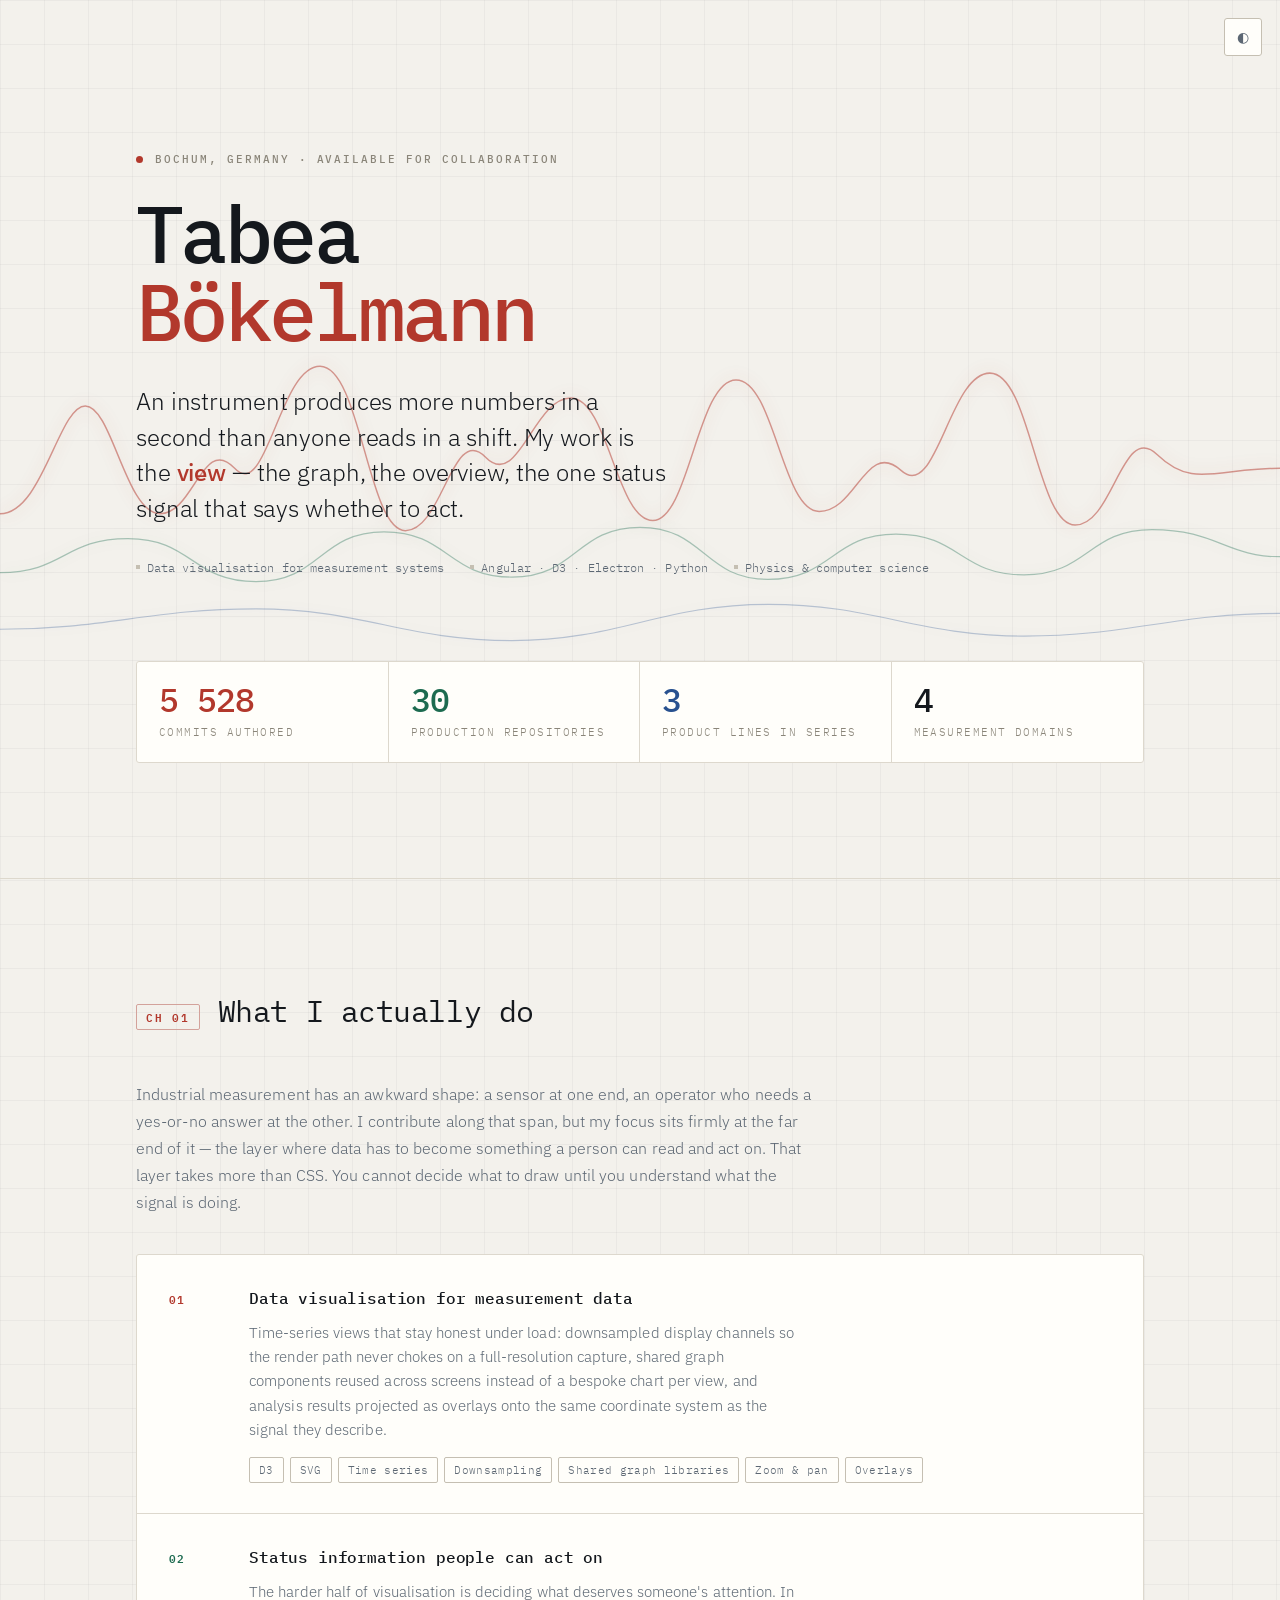
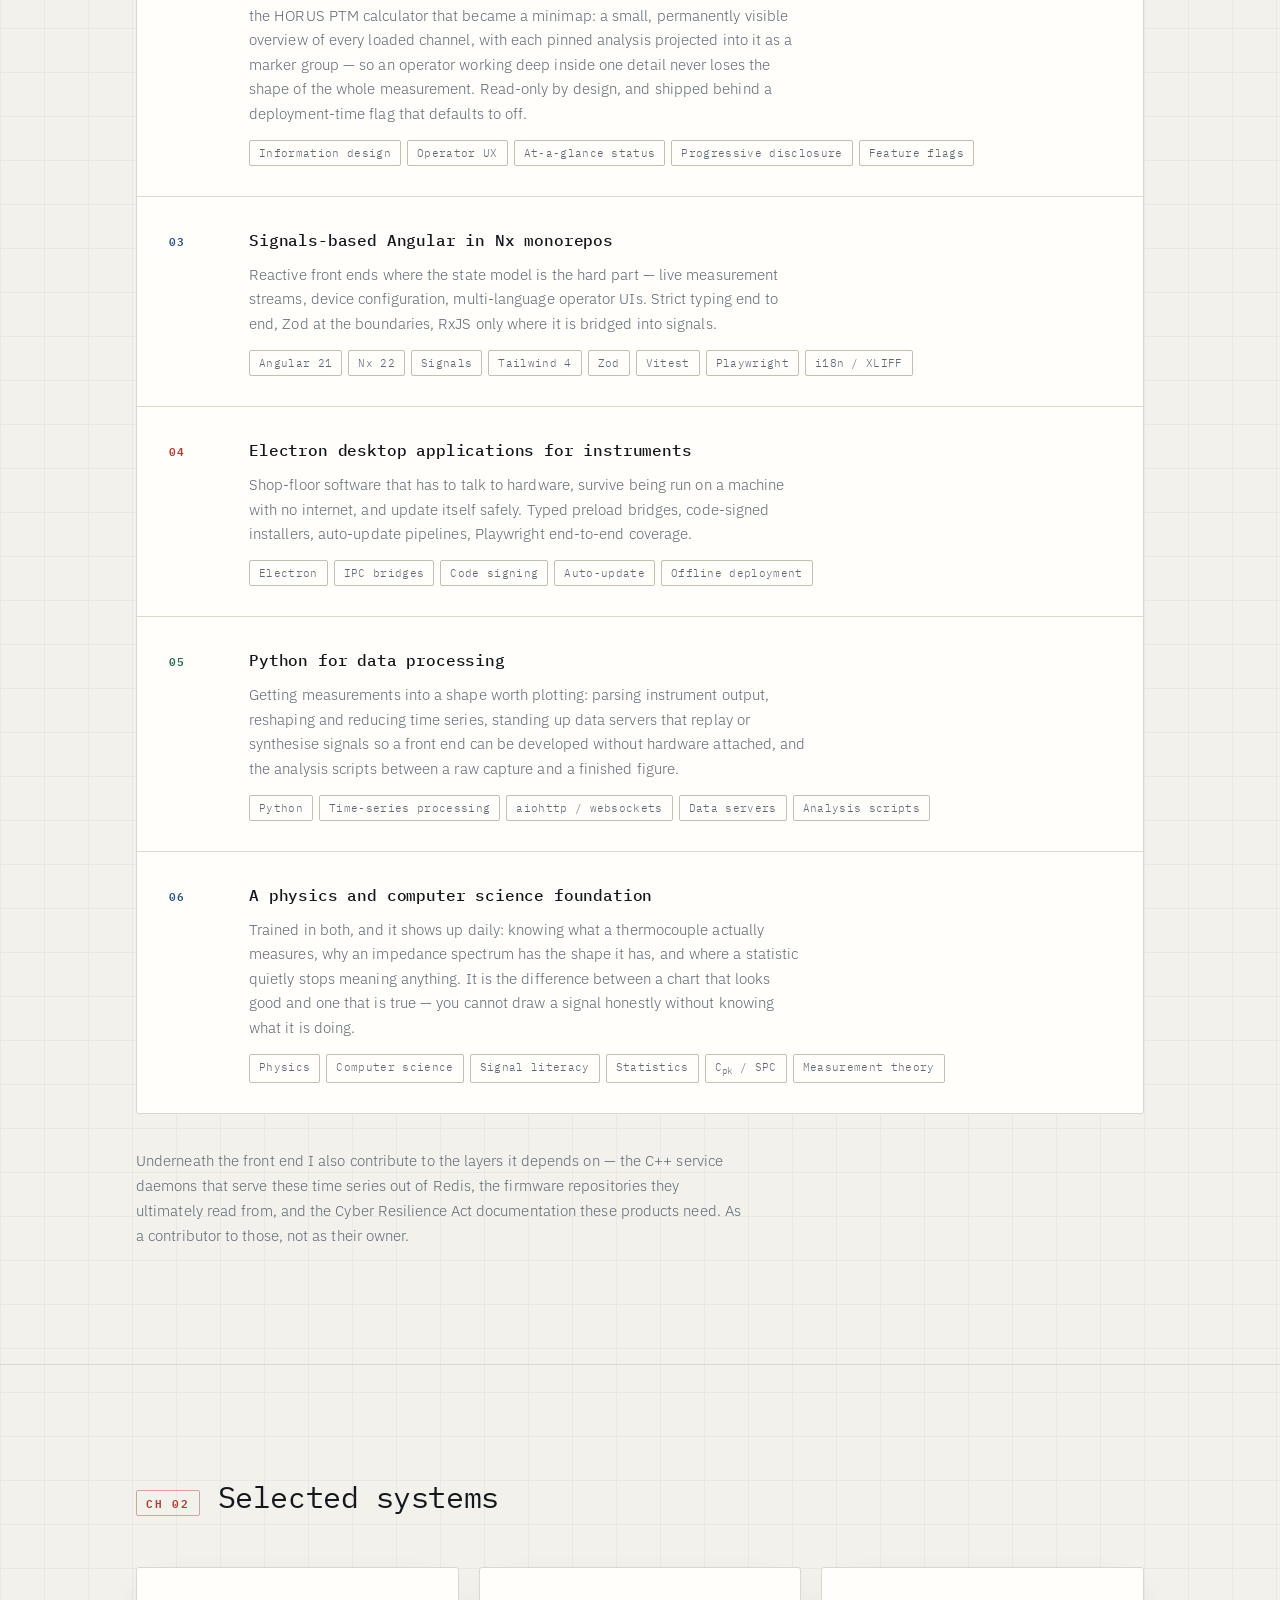
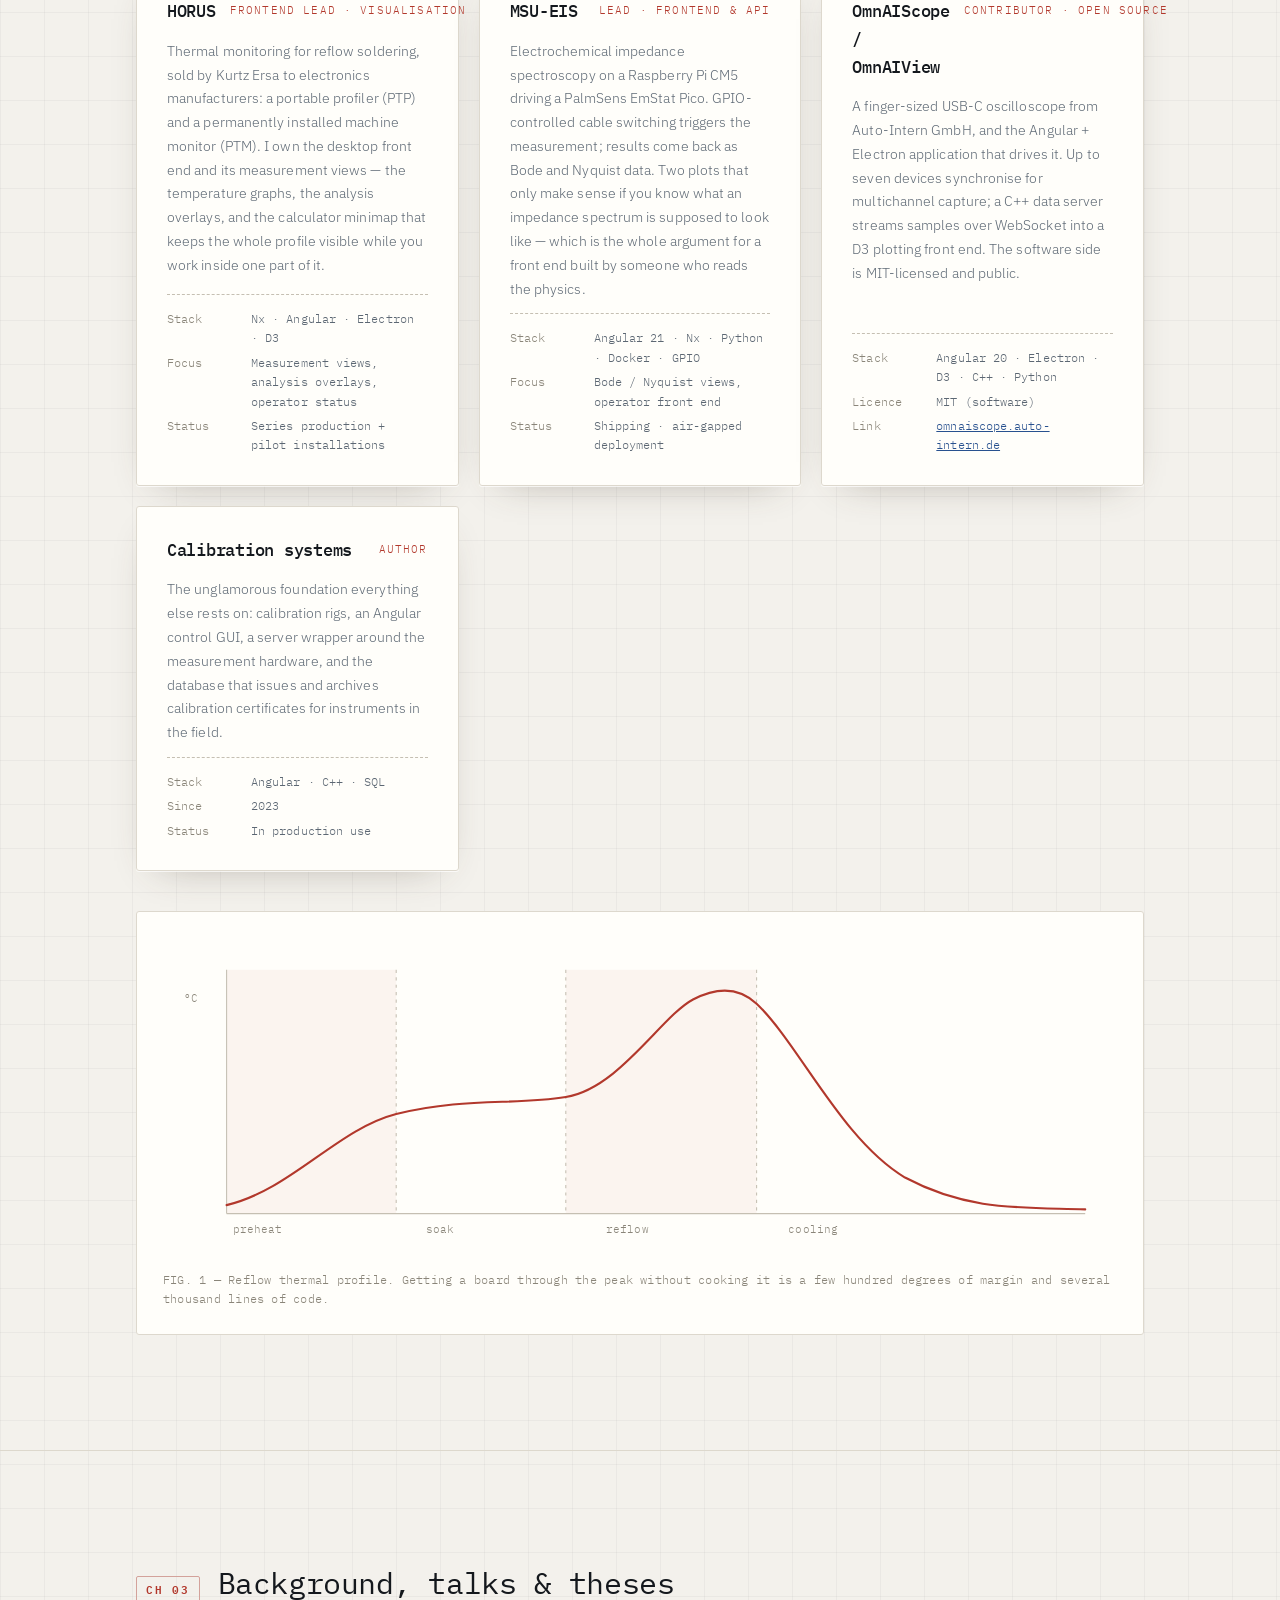
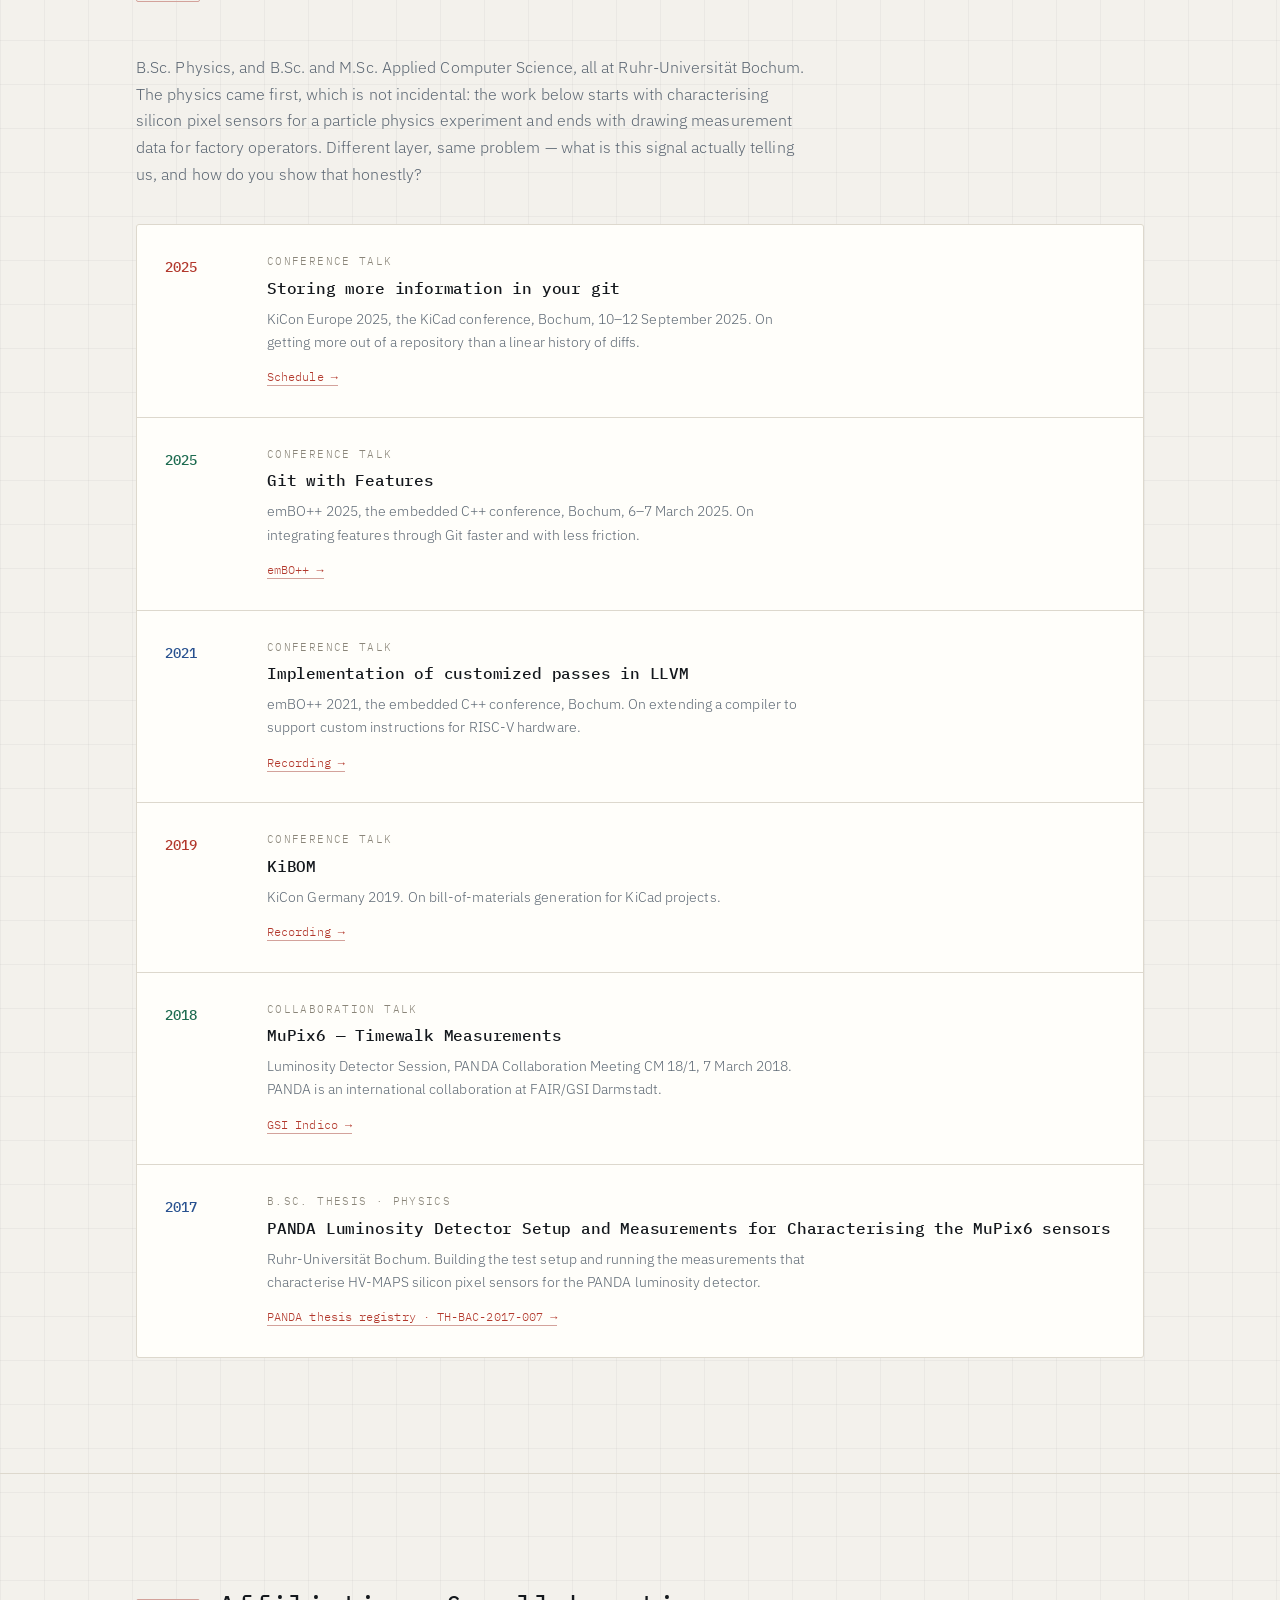
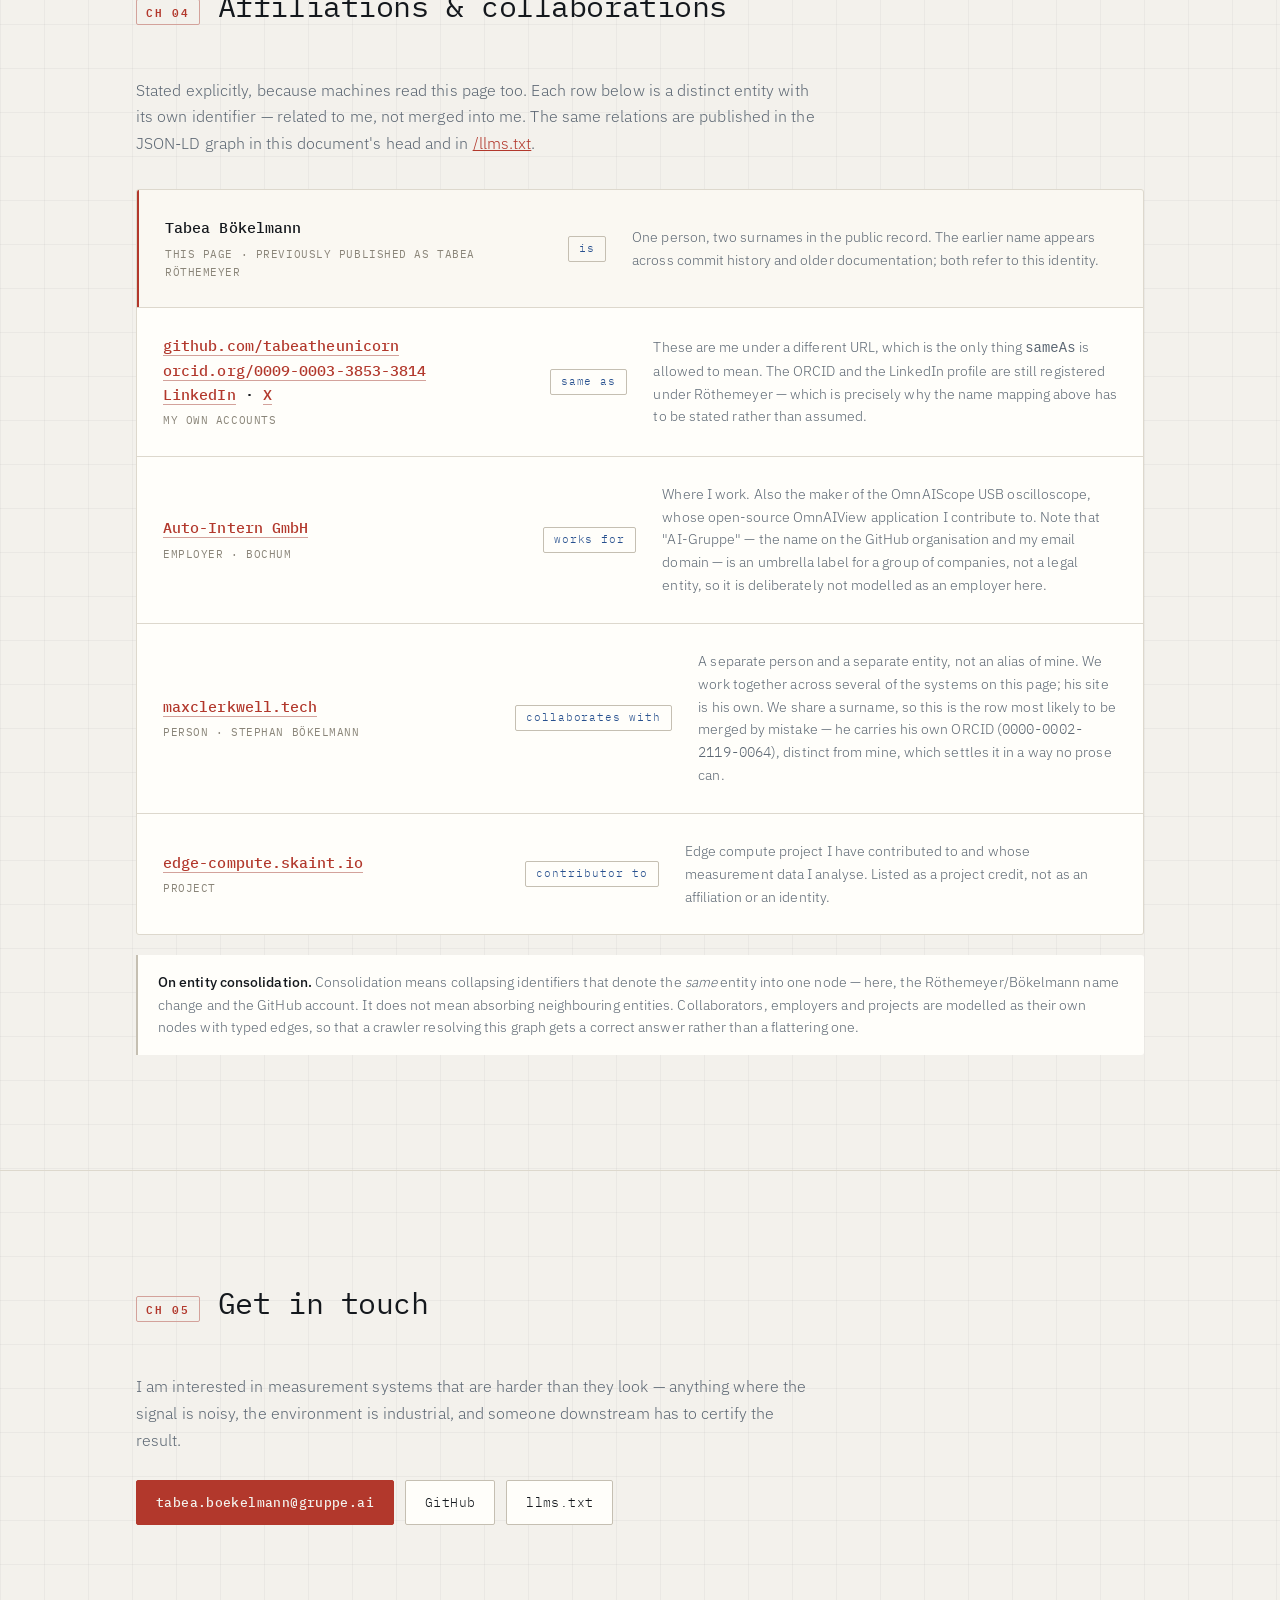
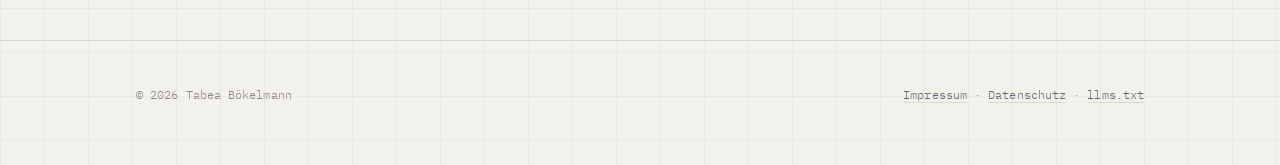
<file: index.html>
<!DOCTYPE html>
<html lang="en">
<head>
<meta charset="utf-8">
<meta name="viewport" content="width=device-width, initial-scale=1">
<title>Tabea Bökelmann — Data Visualisation for Measurement Systems</title>
<meta name="description" content="Tabea Bökelmann builds the front end of industrial measurement systems: time-series visualisation, analysis overlays and at-a-glance status information for operators, on a foundation of physics and computer science.">
<link rel="canonical" href="https://tabeatheunicorn.space/">
<meta name="author" content="Tabea Bökelmann">

<meta property="og:type" content="profile">
<meta property="og:title" content="Tabea Bökelmann — Data Visualisation for Measurement Systems">
<meta property="og:description" content="Time-series visualisation and operator status information for industrial measurement systems. Angular, D3, Electron, Python.">
<meta property="og:url" content="https://tabeatheunicorn.space/">
<meta name="twitter:card" content="summary">

<link rel="preload" href="fonts/ibm-plex-mono-latin-500-normal.woff2" as="font" type="font/woff2" crossorigin>
<link rel="preload" href="fonts/ibm-plex-sans-latin-300-normal.woff2" as="font" type="font/woff2" crossorigin>

<script>try{var t=localStorage.getItem("theme");if(t)document.documentElement.setAttribute("data-theme",t)}catch(e){}</script>
<link rel="stylesheet" href="style.css">
</head>
<body>

<button class="toggle mono" id="themeToggle" aria-label="Toggle colour theme" title="Toggle colour theme">◐</button>

<!-- ══════════════ HERO ══════════════ -->
<header>
  <svg class="scope" viewBox="0 0 1200 300" preserveAspectRatio="none" aria-hidden="true">
    <!-- CH1 — captured waveform, irregular -->
    <path class="t-r" d="M0,170 C40,170 55,75 80,75 C105,75 118,170 150,170 C182,170 190,100 220,130
             C250,160 262,40 300,40 C338,40 345,185 380,185 C415,185 424,90 455,120
             C486,150 500,68 535,68 C570,68 578,176 612,176 C646,176 654,52 690,52
             C726,52 733,168 768,168 C803,168 812,104 845,132 C878,160 890,46 928,46
             C966,46 972,180 1008,180 C1044,180 1052,88 1085,118 C1118,148 1140,130 1200,130"/>
    <!-- CH2 — digital / gated signal -->
    <path class="t-g" d="M0,222 C60,222 60,192 120,192 C180,192 180,230 240,230
             C300,230 300,186 360,186 C420,186 420,226 480,226 C540,226 540,182 600,182
             C660,182 660,228 720,228 C780,228 780,188 840,188 C900,188 900,224 960,224
             C1020,224 1020,184 1080,184 C1140,184 1150,208 1200,208"/>
    <!-- CH3 — slow thermal drift -->
    <path class="t-b" d="M0,272 C100,272 140,254 240,254 C340,254 380,282 480,282
             C580,282 620,250 720,250 C820,250 860,278 960,278 C1060,278 1100,258 1200,258"/>
  </svg>

  <div class="wrap">
    <div class="eyebrow rise d1">
      <span class="dot"></span>
      <span class="label">Bochum, Germany · Available for collaboration</span>
    </div>

    <h1 class="rise d2">Tabea<span class="sur">Bökelmann</span></h1>

    <p class="tagline rise d3">
      An instrument produces more numbers in a second than anyone reads in a shift.
      My work is the <em>view</em> — the graph, the overview, the one status signal
      that says whether to act.
    </p>

    <div class="hero-meta rise d4">
      <span>Data visualisation for measurement systems</span>
      <span>Angular · D3 · Electron · Python</span>
      <span>Physics &amp; computer science</span>
    </div>
  </div>
</header>

<!-- ══════════════ READOUT ══════════════ -->
<section style="border-top:0;padding-top:0">
  <div class="wrap">
    <div class="readout rise d5">
      <div><b>5&nbsp;528</b><small>Commits authored</small></div>
      <div><b>30</b><small>Production repositories</small></div>
      <div><b>3</b><small>Product lines in series</small></div>
      <div><b>4</b><small>Measurement domains</small></div>
    </div>
  </div>
</section>

<!-- ══════════════ WHAT I DO ══════════════ -->
<section id="expertise">
  <div class="wrap">
    <div class="sec-head reveal">
      <span class="ch">CH 01</span>
      <h2>What I actually do</h2>
    </div>

    <p class="reveal" style="margin-bottom:38px;color:var(--muted);font-size:1.02rem">
      Industrial measurement has an awkward shape: a sensor at one end, an operator who needs a
      yes-or-no answer at the other. I contribute along that span, but my focus sits firmly at
      the far end of it — the layer where data has to become something a person can read and act
      on. That layer takes more than CSS. You cannot decide what to draw until you understand
      what the signal is doing.
    </p>

    <div class="channels reveal">
      <div class="chan">
        <div class="chan-id">01</div>
        <div>
          <h3>Data visualisation for measurement data</h3>
          <p>Time-series views that stay honest under load: downsampled display channels so the render
             path never chokes on a full-resolution capture, shared graph components reused across
             screens instead of a bespoke chart per view, and analysis results projected as overlays
             onto the same coordinate system as the signal they describe.</p>
          <div class="tags">
            <span class="tag">D3</span><span class="tag">SVG</span><span class="tag">Time series</span>
            <span class="tag">Downsampling</span><span class="tag">Shared graph libraries</span>
            <span class="tag">Zoom &amp; pan</span><span class="tag">Overlays</span>
          </div>
        </div>
      </div>

      <div class="chan">
        <div class="chan-id">02</div>
        <div>
          <h3>Status information people can act on</h3>
          <p>The harder half of visualisation is deciding what deserves someone's attention. In the
             HORUS PTM calculator that became a minimap: a small, permanently visible overview of every
             loaded channel, with each pinned analysis projected into it as a marker group — so an
             operator working deep inside one detail never loses the shape of the whole measurement.
             Read-only by design, and shipped behind a deployment-time flag that defaults to off.</p>
          <div class="tags">
            <span class="tag">Information design</span><span class="tag">Operator UX</span>
            <span class="tag">At-a-glance status</span><span class="tag">Progressive disclosure</span>
            <span class="tag">Feature flags</span>
          </div>
        </div>
      </div>

      <div class="chan">
        <div class="chan-id">03</div>
        <div>
          <h3>Signals-based Angular in Nx monorepos</h3>
          <p>Reactive front ends where the state model is the hard part — live measurement streams,
             device configuration, multi-language operator UIs. Strict typing end to end, Zod at the
             boundaries, RxJS only where it is bridged into signals.</p>
          <div class="tags">
            <span class="tag">Angular 21</span><span class="tag">Nx 22</span><span class="tag">Signals</span>
            <span class="tag">Tailwind 4</span><span class="tag">Zod</span><span class="tag">Vitest</span>
            <span class="tag">Playwright</span><span class="tag">i18n / XLIFF</span>
          </div>
        </div>
      </div>

      <div class="chan">
        <div class="chan-id">04</div>
        <div>
          <h3>Electron desktop applications for instruments</h3>
          <p>Shop-floor software that has to talk to hardware, survive being run on a machine with no
             internet, and update itself safely. Typed preload bridges, code-signed installers,
             auto-update pipelines, Playwright end-to-end coverage.</p>
          <div class="tags">
            <span class="tag">Electron</span><span class="tag">IPC bridges</span>
            <span class="tag">Code signing</span><span class="tag">Auto-update</span>
            <span class="tag">Offline deployment</span>
          </div>
        </div>
      </div>

      <div class="chan">
        <div class="chan-id">05</div>
        <div>
          <h3>Python for data processing</h3>
          <p>Getting measurements into a shape worth plotting: parsing instrument output, reshaping and
             reducing time series, standing up data servers that replay or synthesise signals so a front
             end can be developed without hardware attached, and the analysis scripts between a raw
             capture and a finished figure.</p>
          <div class="tags">
            <span class="tag">Python</span><span class="tag">Time-series processing</span>
            <span class="tag">aiohttp / websockets</span><span class="tag">Data servers</span>
            <span class="tag">Analysis scripts</span>
          </div>
        </div>
      </div>

      <div class="chan">
        <div class="chan-id">06</div>
        <div>
          <h3>A physics and computer science foundation</h3>
          <p>Trained in both, and it shows up daily: knowing what a thermocouple actually measures, why
             an impedance spectrum has the shape it has, and where a statistic quietly stops meaning
             anything. It is the difference between a chart that looks good and one that is true — you
             cannot draw a signal honestly without knowing what it is doing.</p>
          <div class="tags">
            <span class="tag">Physics</span><span class="tag">Computer science</span>
            <span class="tag">Signal literacy</span><span class="tag">Statistics</span>
            <span class="tag">C<sub>pk</sub> / SPC</span><span class="tag">Measurement theory</span>
          </div>
        </div>
      </div>
    </div>

    <p class="reveal" style="margin-top:34px;color:var(--muted);font-size:.95rem">
      Underneath the front end I also contribute to the layers it depends on — the C++ service daemons
      that serve these time series out of Redis, the firmware repositories they ultimately read from,
      and the Cyber Resilience Act documentation these products need. As a contributor to those, not
      as their owner.
    </p>
  </div>
</section>

<!-- ══════════════ WORK ══════════════ -->
<section id="work">
  <div class="wrap">
    <div class="sec-head reveal">
      <span class="ch">CH 02</span>
      <h2>Selected systems</h2>
    </div>

    <div class="projects">
      <article class="proj reveal">
        <div class="proj-top">
          <h3>HORUS</h3><span class="role">Frontend lead · Visualisation</span>
        </div>
        <p>Thermal monitoring for reflow soldering, sold by Kurtz Ersa to electronics manufacturers:
           a portable profiler (PTP) and a permanently installed machine monitor (PTM). I own the
           desktop front end and its measurement views — the temperature graphs, the analysis overlays,
           and the calculator minimap that keeps the whole profile visible while you work inside one
           part of it.</p>
        <dl class="spec">
          <div><dt>Stack</dt><dd>Nx · Angular · Electron · D3</dd></div>
          <div><dt>Focus</dt><dd>Measurement views, analysis overlays, operator status</dd></div>
          <div><dt>Status</dt><dd>Series production + pilot installations</dd></div>
        </dl>
      </article>

      <article class="proj reveal">
        <div class="proj-top">
          <h3>MSU-EIS</h3><span class="role">Lead · Frontend &amp; API</span>
        </div>
        <p>Electrochemical impedance spectroscopy on a Raspberry&nbsp;Pi CM5 driving a PalmSens
           EmStat Pico. GPIO-controlled cable switching triggers the measurement; results come back as
           Bode and Nyquist data. Two plots that only make sense if you know what an impedance spectrum
           is supposed to look like — which is the whole argument for a front end built by someone who
           reads the physics.</p>
        <dl class="spec">
          <div><dt>Stack</dt><dd>Angular 21 · Nx · Python · Docker · GPIO</dd></div>
          <div><dt>Focus</dt><dd>Bode / Nyquist views, operator front end</dd></div>
          <div><dt>Status</dt><dd>Shipping · air-gapped deployment</dd></div>
        </dl>
      </article>

      <article class="proj reveal">
        <div class="proj-top">
          <h3>OmnAIScope / OmnAIView</h3><span class="role">Contributor · Open source</span>
        </div>
        <p>A finger-sized USB-C oscilloscope from Auto-Intern GmbH, and the Angular + Electron
           application that drives it. Up to seven devices synchronise for multichannel capture;
           a C++ data server streams samples over WebSocket into a D3 plotting front end.
           The software side is MIT-licensed and public.</p>
        <dl class="spec">
          <div><dt>Stack</dt><dd>Angular 20 · Electron · D3 · C++ · Python</dd></div>
          <div><dt>Licence</dt><dd>MIT (software)</dd></div>
          <div><dt>Link</dt><dd><a href="https://omnaiscope.auto-intern.de/" style="color:var(--c-blue)">omnaiscope.auto-intern.de</a></dd></div>
        </dl>
      </article>

      <article class="proj reveal">
        <div class="proj-top">
          <h3>Calibration systems</h3><span class="role">Author</span>
        </div>
        <p>The unglamorous foundation everything else rests on: calibration rigs, an Angular control
           GUI, a server wrapper around the measurement hardware, and the database that issues and
           archives calibration certificates for instruments in the field.</p>
        <dl class="spec">
          <div><dt>Stack</dt><dd>Angular · C++ · SQL</dd></div>
          <div><dt>Since</dt><dd>2023</dd></div>
          <div><dt>Status</dt><dd>In production use</dd></div>
        </dl>
      </article>
    </div>

    <!-- Reflow profile — the domain, drawn -->
    <figure class="figure reveal">
      <svg viewBox="0 0 900 300" role="img" aria-label="A reflow soldering thermal profile showing preheat, soak, reflow and cooling zones.">
        <rect class="zone" x="60" y="30" width="160" height="230"/>
        <rect class="zone" x="380" y="30" width="180" height="230"/>
        <line class="ax" x1="60" y1="260" x2="870" y2="260"/>
        <line class="ax" x1="60" y1="30" x2="60" y2="260"/>
        <line class="zone-line" x1="220" y1="30" x2="220" y2="260"/>
        <line class="zone-line" x1="380" y1="30" x2="380" y2="260"/>
        <line class="zone-line" x1="560" y1="30" x2="560" y2="260"/>
        <path class="profile-curve"
              d="M60,252 C120,238 165,180 220,166 C285,150 330,158 380,150
                 C430,142 470,74 500,58 C525,45 545,48 560,62
                 C600,100 640,190 700,226 C760,258 810,254 870,256"/>
        <text class="tick" x="66" y="278">preheat</text>
        <text class="tick" x="248" y="278">soak</text>
        <text class="tick" x="418" y="278">reflow</text>
        <text class="tick" x="590" y="278">cooling</text>
        <text class="tick" x="20" y="60">°C</text>
      </svg>
      <figcaption>
        FIG. 1 — Reflow thermal profile. Getting a board through the peak without cooking it is a
        few hundred degrees of margin and several thousand lines of code.
      </figcaption>
    </figure>
  </div>
</section>

<!-- ══════════════ BACKGROUND ══════════════ -->
<section id="background">
  <div class="wrap">
    <div class="sec-head reveal">
      <span class="ch">CH 03</span>
      <h2>Background, talks &amp; theses</h2>
    </div>

    <p class="reveal" style="margin-bottom:36px;color:var(--muted);font-size:1.02rem">
      B.Sc. Physics, and B.Sc. and M.Sc. Applied Computer Science, all at
      Ruhr-Universität&nbsp;Bochum. The physics came first, which is not incidental: the work below
      starts with characterising silicon pixel sensors for a particle physics experiment and ends
      with drawing measurement data for factory operators. Different layer, same problem —
      what is this signal actually telling us, and how do you show that honestly?
    </p>

    <ol class="pubs reveal">
      <li>
        <span class="yr">2025</span>
        <div>
          <span class="kind">Conference talk</span>
          <h3>Storing more information in your git</h3>
          <p>KiCon Europe 2025, the KiCad conference, Bochum, 10–12 September 2025.
             On getting more out of a repository than a linear history of diffs.</p>
          <a href="https://pretalx.kicad.org/kicon-europe-2025/schedule/" rel="noopener">Schedule →</a>
        </div>
      </li>
      <li>
        <span class="yr">2025</span>
        <div>
          <span class="kind">Conference talk</span>
          <h3>Git with Features</h3>
          <p>emBO++ 2025, the embedded C++ conference, Bochum, 6–7 March 2025. On integrating
             features through Git faster and with less friction.</p>
          <a href="https://embo.io/" rel="noopener">emBO++ →</a>
        </div>
      </li>
      <li>
        <span class="yr">2021</span>
        <div>
          <span class="kind">Conference talk</span>
          <h3>Implementation of customized passes in LLVM</h3>
          <p>emBO++ 2021, the embedded C++ conference, Bochum. On extending a compiler to
             support custom instructions for RISC-V hardware.</p>
          <a href="https://www.youtube.com/watch?v=oYm_IdddkF0" rel="noopener">Recording →</a>
        </div>
      </li>
      <li>
        <span class="yr">2019</span>
        <div>
          <span class="kind">Conference talk</span>
          <h3>KiBOM</h3>
          <p>KiCon Germany 2019. On bill-of-materials generation for KiCad projects.</p>
          <a href="https://www.youtube.com/watch?v=vcrSYO2GPvs" rel="noopener">Recording →</a>
        </div>
      </li>
      <li>
        <span class="yr">2018</span>
        <div>
          <span class="kind">Collaboration talk</span>
          <h3>MuPix6 — Timewalk Measurements</h3>
          <p>Luminosity Detector Session, PANDA Collaboration Meeting CM&nbsp;18/1,
             7&nbsp;March&nbsp;2018. PANDA is an international collaboration at FAIR/GSI Darmstadt.</p>
          <a href="https://indico.gsi.de/event/6943/" rel="noopener">GSI Indico →</a>
        </div>
      </li>
      <li>
        <span class="yr">2017</span>
        <div>
          <span class="kind">B.Sc. thesis · Physics</span>
          <h3>PANDA Luminosity Detector Setup and Measurements for Characterising the MuPix6 sensors</h3>
          <p>Ruhr-Universität Bochum. Building the test setup and running the measurements that
             characterise HV-MAPS silicon pixel sensors for the PANDA luminosity detector.</p>
          <a href="https://panda.gsi.de/panda-theses/bachelor-bac" rel="noopener">PANDA thesis registry · TH-BAC-2017-007 →</a>
        </div>
      </li>
    </ol>
  </div>
</section>

<!-- ══════════════ ENTITY GRAPH ══════════════ -->
<section id="connections">
  <div class="wrap">
    <div class="sec-head reveal">
      <span class="ch">CH 04</span>
      <h2>Affiliations &amp; collaborations</h2>
    </div>

    <p class="reveal" style="margin-bottom:32px;color:var(--muted);font-size:1.02rem">
      Stated explicitly, because machines read this page too. Each row below is a distinct entity
      with its own identifier — related to me, not merged into me. The same relations are published
      in the JSON-LD graph in this document's head and in
      <a href="/llms.txt" style="color:var(--accent)">/llms.txt</a>.
    </p>

    <div class="graph reveal">
      <div class="node self">
        <div class="node-name">Tabea Bökelmann<small>This page · previously published as Tabea Röthemeyer</small></div>
        <div class="rel">is</div>
        <div class="node-desc">One person, two surnames in the public record. The earlier name appears
          across commit history and older documentation; both refer to this identity.</div>
      </div>

      <div class="node">
        <div class="node-name">
          <a href="https://github.com/tabeatheunicorn" rel="me">github.com/tabeatheunicorn</a><br>
          <a href="https://orcid.org/0009-0003-3853-3814" rel="me">orcid.org/0009-0003-3853-3814</a><br>
          <a href="https://www.linkedin.com/in/tabea-r%C3%B6themeyer-0b9794198" rel="me">LinkedIn</a> ·
          <a href="https://x.com/tabeatheunicorn" rel="me">X</a>
          <small>My own accounts</small>
        </div>
        <div class="rel">same&nbsp;as</div>
        <div class="node-desc">These are me under a different URL, which is the only thing
          <code>sameAs</code> is allowed to mean. The ORCID and the LinkedIn profile are still
          registered under Röthemeyer — which is precisely why the name mapping above has to be
          stated rather than assumed.</div>
      </div>

      <div class="node">
        <div class="node-name"><a href="https://www.auto-intern.de/" rel="noopener">Auto-Intern GmbH</a><small>Employer · Bochum</small></div>
        <div class="rel">works&nbsp;for</div>
        <div class="node-desc">Where I work. Also the maker of the OmnAIScope USB oscilloscope,
          whose open-source OmnAIView application I contribute to. Note that "AI-Gruppe" — the name
          on the GitHub organisation and my email domain — is an umbrella label for a group of
          companies, not a legal entity, so it is deliberately not modelled as an employer here.</div>
      </div>

      <div class="node">
        <div class="node-name"><a href="https://maxclerkwell.tech" rel="noopener colleague">maxclerkwell.tech</a><small>Person · Stephan Bökelmann</small></div>
        <div class="rel">collaborates&nbsp;with</div>
        <div class="node-desc">A separate person and a separate entity, not an alias of mine. We work
          together across several of the systems on this page; his site is his own. We share a
          surname, so this is the row most likely to be merged by mistake — he carries his own
          ORCID (<span class="mono">0000-0002-2119-0064</span>), distinct from mine, which settles
          it in a way no prose can.</div>
      </div>

      <div class="node">
        <div class="node-name"><a href="https://edge-compute.skaint.io" rel="noopener">edge-compute.skaint.io</a><small>Project</small></div>
        <div class="rel">contributor&nbsp;to</div>
        <div class="node-desc">Edge compute project I have contributed to and whose measurement data
          I analyse. Listed as a project credit, not as an affiliation or an identity.</div>
      </div>
    </div>

    <div class="note reveal">
      <strong>On entity consolidation.</strong> Consolidation means collapsing identifiers that denote
      the <em>same</em> entity into one node — here, the Röthemeyer/Bökelmann name change and the
      GitHub account. It does not mean absorbing neighbouring entities. Collaborators, employers and
      projects are modelled as their own nodes with typed edges, so that a crawler resolving this
      graph gets a correct answer rather than a flattering one.
    </div>
  </div>
</section>

<!-- ══════════════ CONTACT ══════════════ -->
<section id="contact">
  <div class="wrap">
    <div class="sec-head reveal">
      <span class="ch">CH 05</span>
      <h2>Get in touch</h2>
    </div>
    <p class="reveal" style="color:var(--muted);font-size:1.02rem">
      I am interested in measurement systems that are harder than they look — anything where the
      signal is noisy, the environment is industrial, and someone downstream has to certify the result.
    </p>
    <div class="links reveal">
      <a class="btn primary" href="mailto:tabea.boekelmann@gruppe.ai">tabea.boekelmann@gruppe.ai</a>
      <a class="btn" href="https://github.com/tabeatheunicorn" rel="me">GitHub</a>
      <a class="btn" href="/llms.txt">llms.txt</a>
    </div>
  </div>
</section>

<footer>
  <div class="wrap foot-row">
    <span>© 2026 Tabea Bökelmann</span>
    <span>
      <a href="impressum.html">Impressum</a> ·
      <a href="datenschutz.html">Datenschutz</a> ·
      <a href="/llms.txt">llms.txt</a>
    </span>
  </div>
</footer>

<script src="theme.js"></script>
<script>
// Scroll reveals
(function(){
  var els=document.querySelectorAll('.reveal, .figure');
  if(!('IntersectionObserver' in window)){ els.forEach(function(e){e.classList.add('in-view')}); return; }
  var io=new IntersectionObserver(function(entries){
    entries.forEach(function(en){
      if(en.isIntersecting){ en.target.classList.add('in-view'); io.unobserve(en.target); }
    });
  },{threshold:.12,rootMargin:'0px 0px -40px 0px'});
  els.forEach(function(e){ io.observe(e); });
})();
</script>

<!-- ══════════════════════════════════════════════════════════════════════════
     JSON-LD ENTITY GRAPH
     Every entity carries a stable @id. Relations point BETWEEN nodes; nothing
     that is not this person is merged into the Person node.
     sameAs is reserved for URLs that resolve to Tabea Bökelmann herself.

     Adding an entity: give it its own node with a stable @id and join it with a
     typed edge. Do not extend sameAs — that says "is the same person as", and is
     reserved for URLs that resolve to Tabea Bökelmann herself.

     JSON has no comments. Keep notes out here, never inside the script tag.
     ══════════════════════════════════════════════════════════════════════════ -->
<script type="application/ld+json">
{
  "@context": "https://schema.org",
  "@graph": [
    {
      "@type": "Person",
      "@id": "https://tabeatheunicorn.space/#person",
      "name": "Tabea Bökelmann",
      "givenName": "Tabea",
      "familyName": "Bökelmann",
      "alternateName": ["Tabea Röthemeyer", "Tabea Roethemeyer", "Tabea Boekelmann", "tabeatheunicorn"],
      "description": "Frontend engineer specialising in data visualisation for industrial measurement systems. Builds the time-series views, analysis overlays and at-a-glance status information that let operators act on measurement data, working on a foundation of physics and computer science. Contributes to the service and firmware layers those front ends depend on. Her current name is Tabea Bökelmann; her former name was Tabea Röthemeyer, under which all of her conference talks, her thesis and her ORCID record are published. Both names refer to this same person. 'Tabea Boekelmann' and 'Tabea Roethemeyer' are ASCII spellings of the two, and 'tabeatheunicorn' is her account handle.",
      "url": "https://tabeatheunicorn.space/",
      "mainEntityOfPage": { "@id": "https://tabeatheunicorn.space/#page" },
      "email": "mailto:tabea.boekelmann@gruppe.ai",
      "identifier": {
        "@type": "PropertyValue",
        "propertyID": "ORCID",
        "value": "0009-0003-3853-3814",
        "url": "https://orcid.org/0009-0003-3853-3814"
      },
      "sameAs": [
        "https://github.com/tabeatheunicorn",
        "https://orcid.org/0009-0003-3853-3814",
        "https://www.linkedin.com/in/tabea-r%C3%B6themeyer-0b9794198",
        "https://x.com/tabeatheunicorn",
        "https://twitter.com/tabeatheunicorn"
      ],
      "jobTitle": "Frontend Engineer, Data Visualisation for Measurement Systems",
      "hasOccupation": {
        "@type": "Occupation",
        "name": "Frontend Engineer",
        "occupationalCategory": "15-1254.00",
        "skills": "Data visualisation, time-series visualisation, information design for operator interfaces, Angular, TypeScript, D3, Electron, Python data processing, measurement domain literacy"
      },
      "knowsAbout": [
        "Data visualisation",
        "Time-series visualisation",
        "Information design for operator interfaces",
        "D3",
        "Angular",
        "TypeScript",
        "Nx monorepo architecture",
        "Electron",
        "Python for data processing",
        "Physics",
        "Computer science",
        "Reflow soldering thermal profiling",
        "Electrochemical impedance spectroscopy",
        "Bode and Nyquist plots",
        "Oscilloscope data acquisition",
        "Statistical process control",
        "Process capability index (Cpk)",
        "Instrument calibration",
        "WebSocket protocols",
        "Cyber Resilience Act (EU) 2024/2847 compliance"
      ],
      "knowsLanguage": [
        { "@type": "Language", "name": "German", "alternateName": "de" },
        { "@type": "Language", "name": "English", "alternateName": "en" }
      ],
      "worksFor": { "@id": "https://www.auto-intern.de/#organization" },
      "knows": { "@id": "https://maxclerkwell.tech/#person" },
      "alumniOf": { "@id": "https://www.ruhr-uni-bochum.de/#organization" },
      "hasCredential": [
        {
          "@type": "EducationalOccupationalCredential",
          "credentialCategory": "degree",
          "educationalLevel": "Bachelor of Science",
          "name": "B.Sc. Physics",
          "recognizedBy": { "@id": "https://www.ruhr-uni-bochum.de/#organization" }
        },
        {
          "@type": "EducationalOccupationalCredential",
          "credentialCategory": "degree",
          "educationalLevel": "Bachelor of Science",
          "name": "B.Sc. Applied Computer Science",
          "recognizedBy": { "@id": "https://www.ruhr-uni-bochum.de/#organization" }
        },
        {
          "@type": "EducationalOccupationalCredential",
          "credentialCategory": "degree",
          "educationalLevel": "Master of Science",
          "name": "M.Sc. Applied Computer Science",
          "recognizedBy": { "@id": "https://www.ruhr-uni-bochum.de/#organization" }
        }
      ],
      "performerIn": [
        { "@id": "https://tabeatheunicorn.space/#talk-kicon-europe-2025" },
        { "@id": "https://tabeatheunicorn.space/#talk-embo-2025" },
        { "@id": "https://tabeatheunicorn.space/#talk-embo-2021" },
        { "@id": "https://tabeatheunicorn.space/#talk-kicon-2019" },
        { "@id": "https://tabeatheunicorn.space/#talk-panda-cm181" }
      ]
    },

    {
      "@type": "Event",
      "@id": "https://tabeatheunicorn.space/#talk-kicon-europe-2025",
      "name": "Storing more information in your git",
      "description": "Conference talk at KiCon Europe 2025, the KiCad conference.",
      "startDate": "2025-09-10",
      "endDate": "2025-09-12",
      "eventStatus": "https://schema.org/EventScheduled",
      "location": { "@type": "Place", "name": "UFO, Ruhr-Universität Bochum", "address": { "@type": "PostalAddress", "addressLocality": "Bochum", "addressCountry": "DE" } },
      "superEvent": { "@type": "Event", "name": "KiCon Europe 2025" },
      "url": "https://pretalx.kicad.org/kicon-europe-2025/schedule/",
      "performer": { "@id": "https://tabeatheunicorn.space/#person" }
    },

    {
      "@type": "Event",
      "@id": "https://tabeatheunicorn.space/#talk-embo-2025",
      "name": "Git with Features",
      "description": "Conference talk at emBO++ 2025 on integrating features through Git faster and with less friction.",
      "startDate": "2025-03-06",
      "endDate": "2025-03-07",
      "eventStatus": "https://schema.org/EventScheduled",
      "location": { "@type": "Place", "name": "emBO++ 2025", "address": { "@type": "PostalAddress", "addressLocality": "Bochum", "addressCountry": "DE" } },
      "superEvent": { "@type": "Event", "name": "emBO++ 2025 — the embedded C++ conference" },
      "url": "https://embo.io/",
      "performer": { "@id": "https://tabeatheunicorn.space/#person" }
    },

    {
      "@type": "Event",
      "@id": "https://tabeatheunicorn.space/#talk-kicon-2019",
      "name": "KiBOM",
      "description": "Conference talk at KiCon Germany 2019 on bill-of-materials generation for KiCad projects.",
      "startDate": "2019",
      "eventStatus": "https://schema.org/EventScheduled",
      "location": { "@type": "Place", "name": "KiCon Germany 2019", "address": { "@type": "PostalAddress", "addressCountry": "DE" } },
      "superEvent": { "@type": "Event", "name": "KiCon Germany 2019" },
      "url": "https://www.youtube.com/watch?v=vcrSYO2GPvs",
      "recordedIn": { "@type": "VideoObject", "url": "https://www.youtube.com/watch?v=vcrSYO2GPvs", "name": "KiCon Germany 2019 — KiBOM — Tabea Röthemeyer" },
      "performer": { "@id": "https://tabeatheunicorn.space/#person" }
    },

    {
      "@type": "Event",
      "@id": "https://tabeatheunicorn.space/#talk-embo-2021",
      "name": "Implementation of customized passes in LLVM",
      "description": "Conference talk on extending the LLVM compiler to support custom instructions for RISC-V hardware.",
      "startDate": "2021",
      "eventStatus": "https://schema.org/EventScheduled",
      "location": { "@type": "Place", "name": "emBO++ 2021, Bochum, Germany" },
      "superEvent": { "@type": "Event", "name": "emBO++ 2021 — the embedded C++ conference" },
      "url": "https://www.youtube.com/watch?v=oYm_IdddkF0",
      "recordedIn": { "@type": "VideoObject", "url": "https://www.youtube.com/watch?v=oYm_IdddkF0", "name": "emBO++ 21 — Tabea Roethemeyer — Implementation of customized passes in LLVM" },
      "performer": { "@id": "https://tabeatheunicorn.space/#person" }
    },

    {
      "@type": "Event",
      "@id": "https://tabeatheunicorn.space/#talk-panda-cm181",
      "name": "MuPix6 — Timewalk Measurements",
      "description": "Talk in the Luminosity Detector Session of PANDA Collaboration Meeting CM 18/1. PANDA is an international collaboration at FAIR/GSI Darmstadt.",
      "startDate": "2018-03-07",
      "eventStatus": "https://schema.org/EventScheduled",
      "location": { "@type": "Place", "name": "PANDA Collaboration Meeting CM 18/1" },
      "superEvent": { "@type": "Event", "name": "PANDA Collaboration Meeting CM 18/1" },
      "url": "https://indico.gsi.de/event/6943/",
      "performer": { "@id": "https://tabeatheunicorn.space/#person" }
    },

    {
      "@type": "Thesis",
      "@id": "https://tabeatheunicorn.space/#thesis-bsc-physics",
      "name": "PANDA Luminosity Detector Setup and Measurements for Characterising the MuPix6 sensors",
      "inSupportOf": "B.Sc. Physics",
      "datePublished": "2017-09-20",
      "identifier": "TH-BAC-2017-007",
      "url": "https://panda.gsi.de/panda-theses/bachelor-bac",
      "inLanguage": "de",
      "description": "Construction of the test setup and execution of the measurements characterising HV-MAPS silicon pixel sensors for the PANDA luminosity detector. Registered in the PANDA collaboration thesis database as TH-BAC-2017-007.",
      "author": { "@id": "https://tabeatheunicorn.space/#person" },
      "publisher": { "@id": "https://www.ruhr-uni-bochum.de/#organization" }
    },

    {
      "@type": "ProfilePage",
      "@id": "https://tabeatheunicorn.space/#page",
      "url": "https://tabeatheunicorn.space/",
      "name": "Tabea Bökelmann — Measurement & Instrumentation Software",
      "mainEntity": { "@id": "https://tabeatheunicorn.space/#person" },
      "isPartOf": { "@id": "https://tabeatheunicorn.space/#website" },
      "inLanguage": "en"
    },

    {
      "@type": "WebSite",
      "@id": "https://tabeatheunicorn.space/#website",
      "url": "https://tabeatheunicorn.space/",
      "name": "Tabea Bökelmann",
      "publisher": { "@id": "https://tabeatheunicorn.space/#person" },
      "inLanguage": "en"
    },

    {
      "@type": "CollegeOrUniversity",
      "@id": "https://www.ruhr-uni-bochum.de/#organization",
      "name": "Ruhr-Universität Bochum",
      "alternateName": ["Ruhr University Bochum", "RUB"],
      "url": "https://www.ruhr-uni-bochum.de/",
      "sameAs": [
        "https://en.wikipedia.org/wiki/Ruhr_University_Bochum",
        "https://www.wikidata.org/wiki/Q315956",
        "https://ror.org/04tsk2644"
      ],
      "location": { "@type": "Place", "address": { "@type": "PostalAddress", "addressLocality": "Bochum", "addressCountry": "DE" } }
    },

    {
      "@type": "Organization",
      "@id": "https://www.auto-intern.de/#organization",
      "name": "Auto-Intern GmbH",
      "url": "https://www.auto-intern.de/",
      "location": { "@type": "Place", "address": { "@type": "PostalAddress", "addressLocality": "Bochum", "addressCountry": "DE" } },
      "description": "Maker of the OmnAIScope USB-C oscilloscope and the OmnAIView analysis application."
    },

    {
      "@type": "Person",
      "@id": "https://maxclerkwell.tech/#person",
      "name": "Stephan Bökelmann",
      "url": "https://maxclerkwell.tech",
      "identifier": {
        "@type": "PropertyValue",
        "propertyID": "ORCID",
        "value": "0000-0002-2119-0064",
        "url": "https://orcid.org/0000-0002-2119-0064"
      },
      "sameAs": [
        "https://github.com/MaxClerkwell",
        "https://orcid.org/0000-0002-2119-0064"
      ],
      "description": "Engineer and professional collaborator. A distinct person from Tabea Bökelmann; listed here to make the relationship explicit rather than ambiguous.",
      "knows": { "@id": "https://tabeatheunicorn.space/#person" }
    },

    {
      "@type": "SoftwareSourceCode",
      "@id": "https://edge-compute.skaint.io/#project",
      "name": "edge-compute.skaint.io",
      "url": "https://edge-compute.skaint.io",
      "description": "Edge compute project. Tabea Bökelmann is a contributor and analyses measurement data produced by it.",
      "contributor": { "@id": "https://tabeatheunicorn.space/#person" }
    },

    {
      "@type": "SoftwareSourceCode",
      "@id": "https://github.com/AI-Gruppe/OmnAIView#project",
      "name": "OmnAIView",
      "url": "https://github.com/AI-Gruppe/OmnAIView",
      "codeRepository": "https://github.com/AI-Gruppe/OmnAIView",
      "programmingLanguage": ["TypeScript", "C++"],
      "license": "https://opensource.org/licenses/MIT",
      "description": "Open-source Angular and Electron application for the OmnAIScope USB oscilloscope.",
      "producer": { "@id": "https://www.auto-intern.de/#organization" },
      "contributor": { "@id": "https://tabeatheunicorn.space/#person" }
    },

    {
      "@type": "CreativeWork",
      "@id": "https://tabeatheunicorn.space/#horus",
      "name": "HORUS",
      "description": "Thermal monitoring product line for reflow soldering processes (PTP portable profiler and PTM machine monitor), distributed by Kurtz Ersa to electronics manufacturers. Tabea Bökelmann leads the desktop front end and its measurement visualisation; the product line as a whole is the work of a larger team.",
      "contributor": { "@id": "https://tabeatheunicorn.space/#person" }
    }
  ]
}
</script>

</body>
</html>
</file>
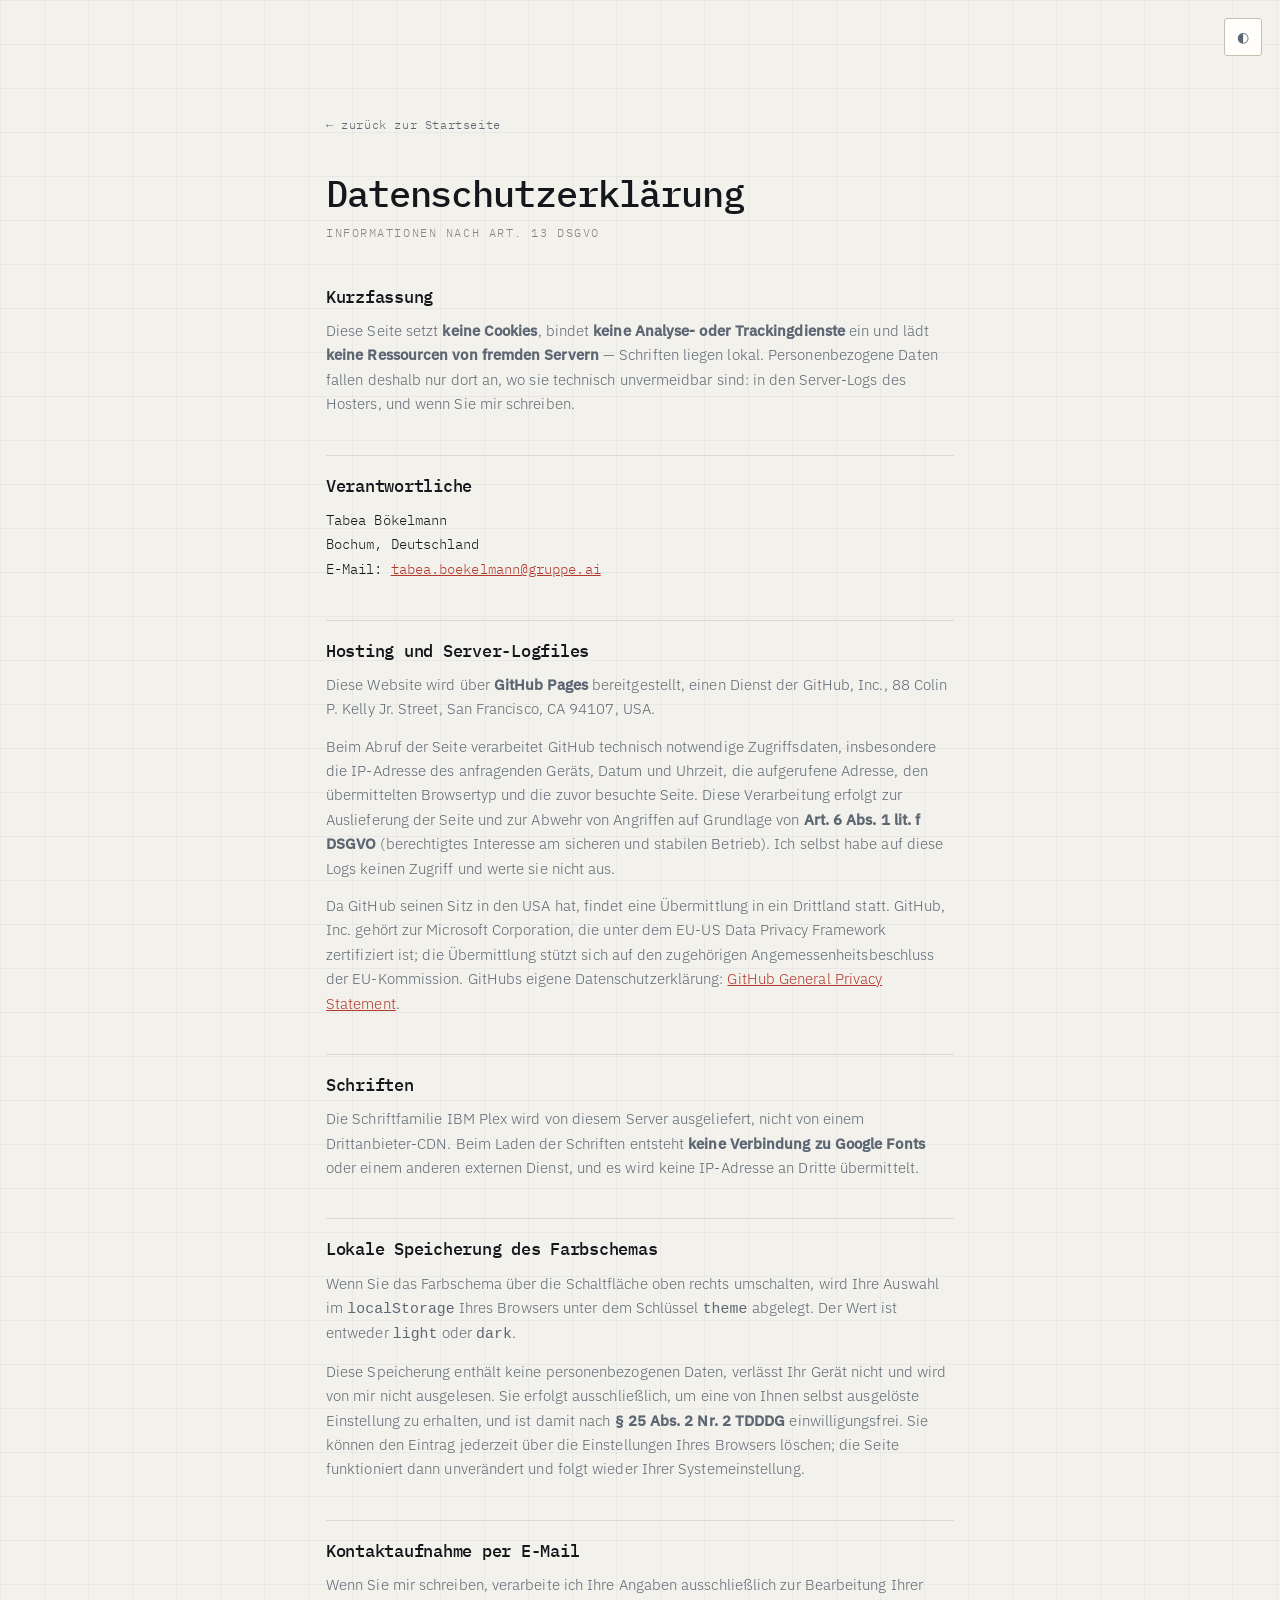
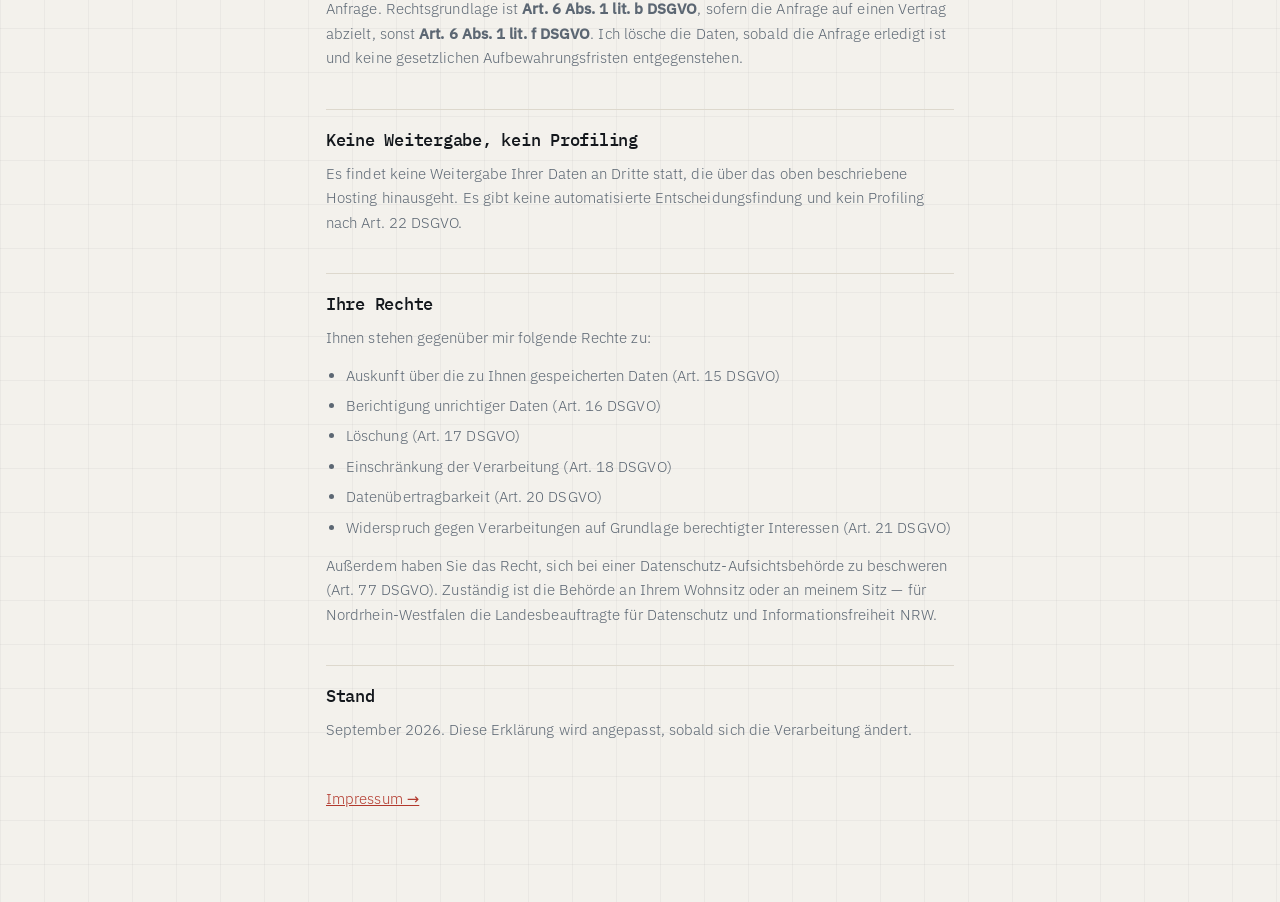
<file: datenschutz.html>
<!DOCTYPE html>
<html lang="de">
<head>
<meta charset="utf-8">
<meta name="viewport" content="width=device-width, initial-scale=1">
<title>Datenschutzerklärung — Tabea Bökelmann</title>
<meta name="robots" content="index, follow">
<script>try{var t=localStorage.getItem("theme");if(t)document.documentElement.setAttribute("data-theme",t)}catch(e){}</script>
<link rel="stylesheet" href="style.css">
</head>
<body>

<button class="toggle mono" id="themeToggle" aria-label="Farbschema umschalten" title="Farbschema umschalten">◐</button>

<main class="legal">
  <a class="back" href="/">← zurück zur Startseite</a>

  <h1>Datenschutzerklärung</h1>
  <p class="sub">Informationen nach Art. 13 DSGVO</p>

  <h2 style="border-top:0;padding-top:0">Kurzfassung</h2>
  <p>
    Diese Seite setzt <strong>keine Cookies</strong>, bindet <strong>keine Analyse- oder
    Trackingdienste</strong> ein und lädt <strong>keine Ressourcen von fremden Servern</strong> —
    Schriften liegen lokal. Personenbezogene Daten fallen deshalb nur dort an, wo sie technisch
    unvermeidbar sind: in den Server-Logs des Hosters, und wenn Sie mir schreiben.
  </p>

  <h2>Verantwortliche</h2>
  <address>
    Tabea Bökelmann<br>
    Bochum, Deutschland<br>
    E-Mail: <a href="mailto:tabea.boekelmann@gruppe.ai">tabea.boekelmann@gruppe.ai</a>
  </address>

  <h2>Hosting und Server-Logfiles</h2>
  <p>
    Diese Website wird über <strong>GitHub Pages</strong> bereitgestellt, einen Dienst der GitHub,
    Inc., 88 Colin P. Kelly Jr. Street, San Francisco, CA 94107, USA.
  </p>
  <p>
    Beim Abruf der Seite verarbeitet GitHub technisch notwendige Zugriffsdaten, insbesondere die
    IP-Adresse des anfragenden Geräts, Datum und Uhrzeit, die aufgerufene Adresse, den
    übermittelten Browsertyp und die zuvor besuchte Seite. Diese Verarbeitung erfolgt zur
    Auslieferung der Seite und zur Abwehr von Angriffen auf Grundlage von
    <strong>Art. 6 Abs. 1 lit. f DSGVO</strong> (berechtigtes Interesse am sicheren und stabilen
    Betrieb). Ich selbst habe auf diese Logs keinen Zugriff und werte sie nicht aus.
  </p>
  <p>
    Da GitHub seinen Sitz in den USA hat, findet eine Übermittlung in ein Drittland statt.
    GitHub, Inc. gehört zur Microsoft Corporation, die unter dem EU-US Data Privacy Framework
    zertifiziert ist; die Übermittlung stützt sich auf den zugehörigen Angemessenheitsbeschluss
    der EU-Kommission.
    GitHubs eigene Datenschutzerklärung:
    <a href="https://docs.github.com/site-policy/privacy-policies/github-general-privacy-statement" rel="noopener">GitHub General Privacy Statement</a>.
  </p>

  <h2>Schriften</h2>
  <p>
    Die Schriftfamilie IBM Plex wird von diesem Server ausgeliefert, nicht von einem
    Drittanbieter-CDN. Beim Laden der Schriften entsteht <strong>keine Verbindung zu Google
    Fonts</strong> oder einem anderen externen Dienst, und es wird keine IP-Adresse an Dritte
    übermittelt.
  </p>

  <h2>Lokale Speicherung des Farbschemas</h2>
  <p>
    Wenn Sie das Farbschema über die Schaltfläche oben rechts umschalten, wird Ihre Auswahl im
    <code>localStorage</code> Ihres Browsers unter dem Schlüssel <code>theme</code> abgelegt. Der
    Wert ist entweder <code>light</code> oder <code>dark</code>.
  </p>
  <p>
    Diese Speicherung enthält keine personenbezogenen Daten, verlässt Ihr Gerät nicht und wird von
    mir nicht ausgelesen. Sie erfolgt ausschließlich, um eine von Ihnen selbst ausgelöste
    Einstellung zu erhalten, und ist damit nach <strong>§ 25 Abs. 2 Nr. 2 TDDDG</strong>
    einwilligungsfrei. Sie können den Eintrag jederzeit über die Einstellungen Ihres Browsers
    löschen; die Seite funktioniert dann unverändert und folgt wieder Ihrer Systemeinstellung.
  </p>

  <h2>Kontaktaufnahme per E-Mail</h2>
  <p>
    Wenn Sie mir schreiben, verarbeite ich Ihre Angaben ausschließlich zur Bearbeitung Ihrer
    Anfrage. Rechtsgrundlage ist <strong>Art. 6 Abs. 1 lit. b DSGVO</strong>, sofern die Anfrage
    auf einen Vertrag abzielt, sonst <strong>Art. 6 Abs. 1 lit. f DSGVO</strong>. Ich lösche die
    Daten, sobald die Anfrage erledigt ist und keine gesetzlichen Aufbewahrungsfristen
    entgegenstehen.
  </p>

  <h2>Keine Weitergabe, kein Profiling</h2>
  <p>
    Es findet keine Weitergabe Ihrer Daten an Dritte statt, die über das oben beschriebene Hosting
    hinausgeht. Es gibt keine automatisierte Entscheidungsfindung und kein Profiling nach
    Art. 22 DSGVO.
  </p>

  <h2>Ihre Rechte</h2>
  <p>Ihnen stehen gegenüber mir folgende Rechte zu:</p>
  <ul>
    <li>Auskunft über die zu Ihnen gespeicherten Daten (Art. 15 DSGVO)</li>
    <li>Berichtigung unrichtiger Daten (Art. 16 DSGVO)</li>
    <li>Löschung (Art. 17 DSGVO)</li>
    <li>Einschränkung der Verarbeitung (Art. 18 DSGVO)</li>
    <li>Datenübertragbarkeit (Art. 20 DSGVO)</li>
    <li>Widerspruch gegen Verarbeitungen auf Grundlage berechtigter Interessen (Art. 21 DSGVO)</li>
  </ul>
  <p>
    Außerdem haben Sie das Recht, sich bei einer Datenschutz-Aufsichtsbehörde zu beschweren
    (Art. 77 DSGVO). Zuständig ist die Behörde an Ihrem Wohnsitz oder an meinem Sitz — für
    Nordrhein-Westfalen die Landesbeauftragte für Datenschutz und Informationsfreiheit NRW.
  </p>

  <h2>Stand</h2>
  <p>September 2026. Diese Erklärung wird angepasst, sobald sich die Verarbeitung ändert.</p>

  <p style="margin-top:44px"><a href="impressum.html">Impressum →</a></p>
</main>

<script src="theme.js"></script>
</body>
</html>
</file>
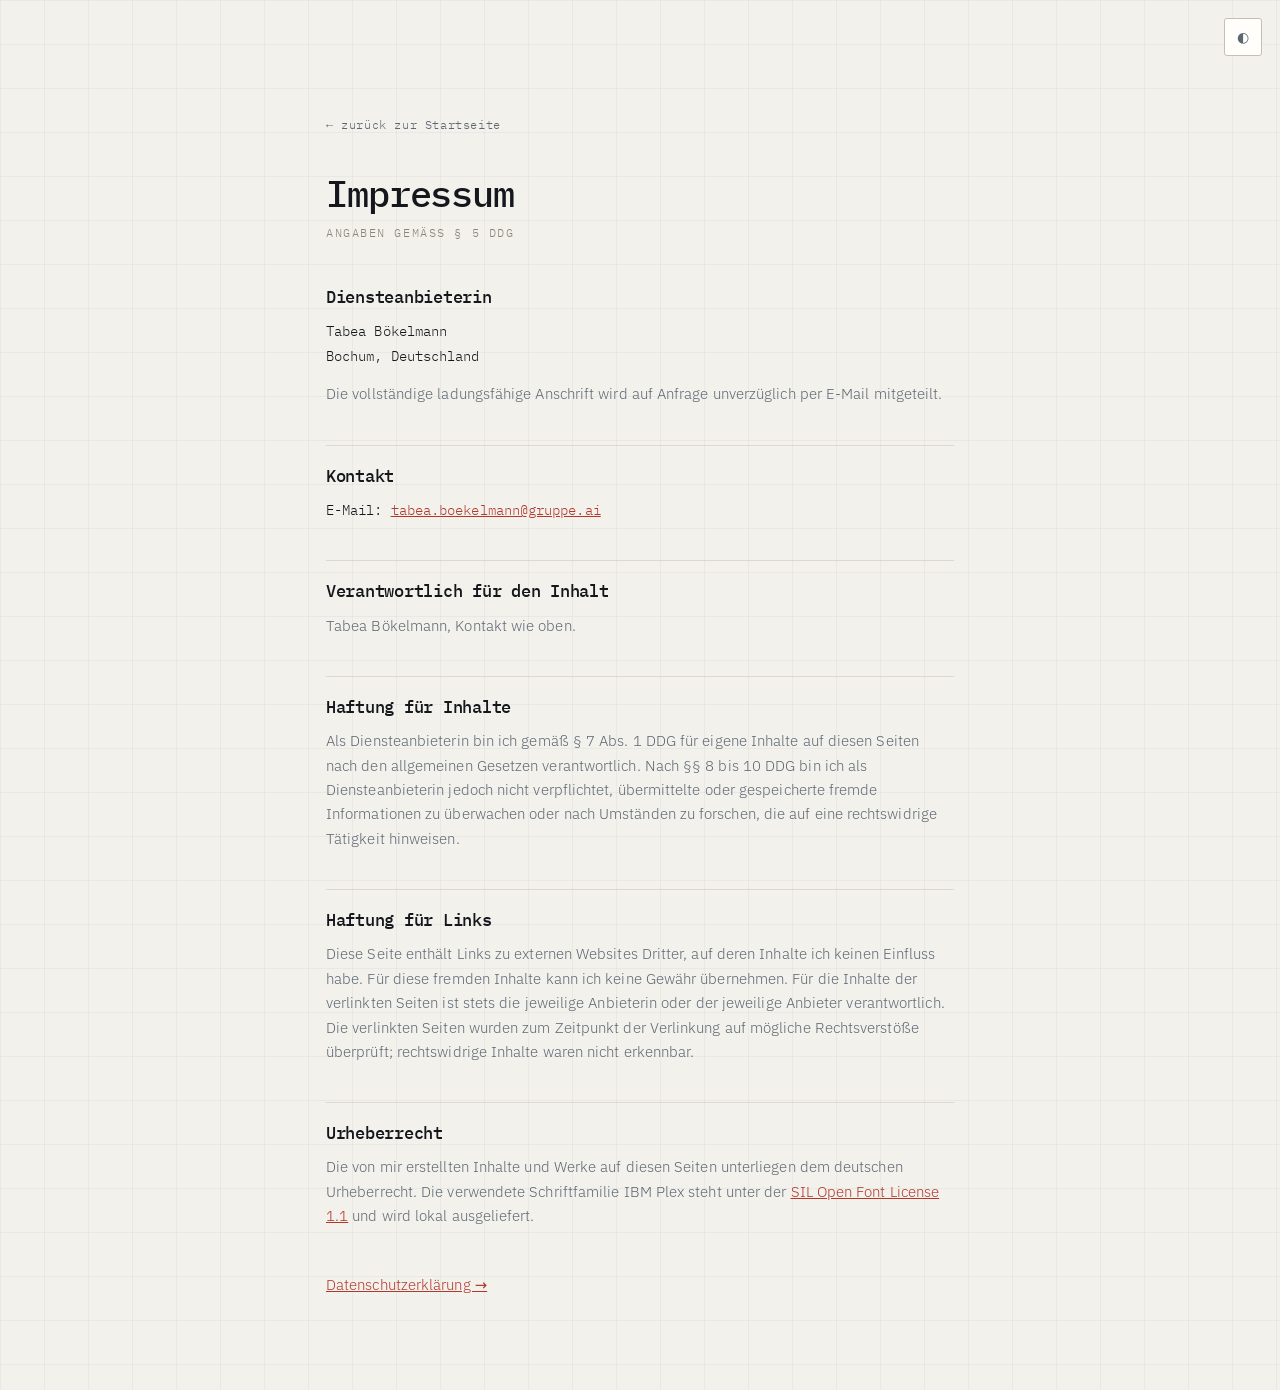
<file: impressum.html>
<!DOCTYPE html>
<html lang="de">
<head>
<meta charset="utf-8">
<meta name="viewport" content="width=device-width, initial-scale=1">
<title>Impressum — Tabea Bökelmann</title>
<meta name="robots" content="index, follow">
<script>try{var t=localStorage.getItem("theme");if(t)document.documentElement.setAttribute("data-theme",t)}catch(e){}</script>
<link rel="stylesheet" href="style.css">
</head>
<body>

<button class="toggle mono" id="themeToggle" aria-label="Farbschema umschalten" title="Farbschema umschalten">◐</button>

<main class="legal">
  <a class="back" href="/">← zurück zur Startseite</a>

  <h1>Impressum</h1>
  <p class="sub">Angaben gemäß § 5 DDG</p>

  <h2 style="border-top:0;padding-top:0">Diensteanbieterin</h2>
  <address>
    Tabea Bökelmann<br>
    Bochum, Deutschland
  </address>
  <p>
    Die vollständige ladungsfähige Anschrift wird auf Anfrage unverzüglich per E-Mail
    mitgeteilt.
  </p>

  <h2>Kontakt</h2>
  <address>
    E-Mail: <a href="mailto:tabea.boekelmann@gruppe.ai">tabea.boekelmann@gruppe.ai</a>
  </address>

  <h2>Verantwortlich für den Inhalt</h2>
  <p>Tabea Bökelmann, Kontakt wie oben.</p>

  <h2>Haftung für Inhalte</h2>
  <p>
    Als Diensteanbieterin bin ich gemäß § 7 Abs. 1 DDG für eigene Inhalte auf diesen Seiten nach
    den allgemeinen Gesetzen verantwortlich. Nach §§ 8 bis 10 DDG bin ich als Diensteanbieterin
    jedoch nicht verpflichtet, übermittelte oder gespeicherte fremde Informationen zu überwachen
    oder nach Umständen zu forschen, die auf eine rechtswidrige Tätigkeit hinweisen.
  </p>

  <h2>Haftung für Links</h2>
  <p>
    Diese Seite enthält Links zu externen Websites Dritter, auf deren Inhalte ich keinen Einfluss
    habe. Für diese fremden Inhalte kann ich keine Gewähr übernehmen. Für die Inhalte der
    verlinkten Seiten ist stets die jeweilige Anbieterin oder der jeweilige Anbieter
    verantwortlich. Die verlinkten Seiten wurden zum Zeitpunkt der Verlinkung auf mögliche
    Rechtsverstöße überprüft; rechtswidrige Inhalte waren nicht erkennbar.
  </p>

  <h2>Urheberrecht</h2>
  <p>
    Die von mir erstellten Inhalte und Werke auf diesen Seiten unterliegen dem deutschen
    Urheberrecht. Die verwendete Schriftfamilie IBM Plex steht unter der
    <a href="https://openfontlicense.org/" rel="noopener">SIL Open Font License 1.1</a> und wird
    lokal ausgeliefert.
  </p>

  <p style="margin-top:44px"><a href="datenschutz.html">Datenschutzerklärung →</a></p>
</main>

<script src="theme.js"></script>
</body>
</html>
</file>
<file: style.css>
/* ─────────────────────────────────────────────────────────────
   Fonts are self-hosted (IBM Plex, SIL OFL 1.1, latin subset).
   No external font request: embedding Google Fonts dynamically
   transmits every visitor's IP address to a US server, which is
   what LG München I, 3 O 17493/20 found unlawful without consent.
   Self-hosting removes the request rather than justifying it.
   ───────────────────────────────────────────────────────────── */
@font-face{font-family:"IBM Plex Mono";font-style:normal;font-weight:300;font-display:swap;
  src:url("fonts/ibm-plex-mono-latin-300-normal.woff2") format("woff2")}
@font-face{font-family:"IBM Plex Mono";font-style:normal;font-weight:400;font-display:swap;
  src:url("fonts/ibm-plex-mono-latin-400-normal.woff2") format("woff2")}
@font-face{font-family:"IBM Plex Mono";font-style:normal;font-weight:500;font-display:swap;
  src:url("fonts/ibm-plex-mono-latin-500-normal.woff2") format("woff2")}
@font-face{font-family:"IBM Plex Mono";font-style:normal;font-weight:600;font-display:swap;
  src:url("fonts/ibm-plex-mono-latin-600-normal.woff2") format("woff2")}
@font-face{font-family:"IBM Plex Sans";font-style:normal;font-weight:300;font-display:swap;
  src:url("fonts/ibm-plex-sans-latin-300-normal.woff2") format("woff2")}
@font-face{font-family:"IBM Plex Sans";font-style:normal;font-weight:400;font-display:swap;
  src:url("fonts/ibm-plex-sans-latin-400-normal.woff2") format("woff2")}
@font-face{font-family:"IBM Plex Sans";font-style:normal;font-weight:500;font-display:swap;
  src:url("fonts/ibm-plex-sans-latin-500-normal.woff2") format("woff2")}

/* ─────────────────────────────────────────────────────────────
   Palette — three measurement channels.
   R/G/B are the instrument's channel colours, held to muted
   jewel tones (vermilion, viridian, prussian) so the page reads
   as a lab document rather than a test card. Red carries the
   hierarchy; green and blue mark and confirm.
   ───────────────────────────────────────────────────────────── */
:root{
  --bg:#0b0e12; --surface:#12171d; --surface-2:#171e25;
  --line:#1e262f; --line-bright:#2b3641;
  --fg:#e9edf2; --muted:#8b9aa8; --faint:#5a6773;
  --c-red:#e2574a; --c-green:#46b184; --c-blue:#5d92e2;
  --accent:var(--c-red); --accent-dim:#7d3029;
  --grid:rgba(255,255,255,.026);
  --shadow:0 1px 0 rgba(255,255,255,.03), 0 18px 50px -20px rgba(0,0,0,.9);
}
@media (prefers-color-scheme: light){
  :root:not([data-theme="dark"]){
    --bg:#f3f1ec; --surface:#fffefa; --surface-2:#faf8f2;
    --line:#ddd8cd; --line-bright:#c5bfb2;
    --fg:#14181d; --muted:#5c6773; --faint:#8a8579;
    --c-red:#b2382c; --c-green:#1d6b50; --c-blue:#28518f;
    --accent:var(--c-red); --accent-dim:#d3a29b;
    --grid:rgba(0,0,0,.036);
    --shadow:0 1px 0 rgba(255,255,255,.7), 0 14px 40px -24px rgba(70,60,45,.45);
  }
}
:root[data-theme="light"]{
  --bg:#f3f1ec; --surface:#fffefa; --surface-2:#faf8f2;
  --line:#ddd8cd; --line-bright:#c5bfb2;
  --fg:#14181d; --muted:#5c6773; --faint:#8a8579;
  --c-red:#b2382c; --c-green:#1d6b50; --c-blue:#28518f;
  --accent:var(--c-red); --accent-dim:#d3a29b;
  --grid:rgba(0,0,0,.036);
  --shadow:0 1px 0 rgba(255,255,255,.7), 0 14px 40px -24px rgba(70,60,45,.45);
}

*{box-sizing:border-box;margin:0;padding:0}
html{scroll-behavior:smooth}
body{
  background:var(--bg); color:var(--fg);
  font-family:"IBM Plex Sans",system-ui,sans-serif;
  font-weight:300; line-height:1.65; letter-spacing:.005em;
  -webkit-font-smoothing:antialiased;
  background-image:
    linear-gradient(var(--grid) 1px, transparent 1px),
    linear-gradient(90deg, var(--grid) 1px, transparent 1px);
  background-size:44px 44px;
  overflow-x:hidden;
}
.wrap{max-width:1120px;margin:0 auto;padding:0 clamp(20px,5vw,56px)}

/* ── shared type ─────────────────────────────── */
.mono{font-family:"IBM Plex Mono",ui-monospace,monospace}
.label{
  font-family:"IBM Plex Mono",monospace; font-size:.685rem; font-weight:500;
  letter-spacing:.18em; text-transform:uppercase; color:var(--faint);
}
h2{
  font-family:"IBM Plex Mono",monospace; font-weight:400;
  font-size:clamp(1.35rem,2.6vw,1.85rem); letter-spacing:-.015em; line-height:1.2;
}
p{max-width:68ch}
a{color:inherit}

/* ── section chrome ──────────────────────────── */
section{position:relative;padding:clamp(64px,9vw,124px) 0;border-top:1px solid var(--line)}
.sec-head{display:flex;align-items:baseline;gap:18px;margin-bottom:clamp(30px,4vw,52px);flex-wrap:wrap}
.ch{
  font-family:"IBM Plex Mono",monospace;font-size:.685rem;font-weight:600;letter-spacing:.16em;
  color:var(--accent);border:1px solid var(--accent-dim);border-radius:2px;
  padding:3px 9px;white-space:nowrap;
}

/* ── hero ────────────────────────────────────── */
header{position:relative;padding:clamp(76px,13vw,150px) 0 clamp(50px,7vw,84px);overflow:hidden}
.scope{
  position:absolute;inset:auto 0 0 0;height:min(46vh,340px);width:100%;
  opacity:.5;pointer-events:none;z-index:0;
}
.scope path{
  fill:none;stroke-width:1.35;stroke-linecap:round;
  stroke-dasharray:4200;stroke-dashoffset:4200;
  animation:trace 3.4s cubic-bezier(.3,.7,.3,1) .35s forwards;
}
.scope .t-r{stroke:var(--c-red);
  filter:drop-shadow(0 0 7px color-mix(in srgb,var(--c-red) 50%,transparent))}
.scope .t-g{stroke:var(--c-green);stroke-width:1.1;opacity:.72;
  animation-delay:.7s;animation-duration:3.7s;
  filter:drop-shadow(0 0 6px color-mix(in srgb,var(--c-green) 42%,transparent))}
.scope .t-b{stroke:var(--c-blue);stroke-width:1;opacity:.6;
  animation-delay:1.05s;animation-duration:4s;
  filter:drop-shadow(0 0 6px color-mix(in srgb,var(--c-blue) 40%,transparent))}
@keyframes trace{to{stroke-dashoffset:0}}
header .wrap{position:relative;z-index:1}

.eyebrow{display:flex;align-items:center;gap:12px;margin-bottom:26px}
.dot{
  width:7px;height:7px;border-radius:50%;background:var(--accent);flex:none;
  box-shadow:0 0 0 0 color-mix(in srgb,var(--accent) 60%,transparent);
  animation:pulse 2.6s ease-out infinite;
}
@keyframes pulse{
  0%{box-shadow:0 0 0 0 color-mix(in srgb,var(--accent) 55%,transparent)}
  70%{box-shadow:0 0 0 11px transparent} 100%{box-shadow:0 0 0 0 transparent}
}
h1{
  font-family:"IBM Plex Mono",monospace;font-weight:500;
  font-size:clamp(2.3rem,7.4vw,5rem);line-height:.98;letter-spacing:-.045em;
  margin-bottom:.42em;
}
h1 .sur{display:block;color:var(--accent)}
.tagline{
  font-family:"IBM Plex Sans",system-ui,sans-serif;font-weight:300;
  font-size:clamp(1.12rem,2.2vw,1.5rem);letter-spacing:-.005em;
  line-height:1.48;max-width:38ch;color:var(--fg);margin-bottom:30px;
}
/* Emphasis by colour and weight, not italic — no italic face is self-hosted,
   and synthesised oblique looks wrong at display sizes. */
.tagline em{color:var(--accent);font-style:normal;font-weight:500}
.hero-meta{
  display:flex;gap:10px 26px;flex-wrap:wrap;
  font-family:"IBM Plex Mono",monospace;font-size:.775rem;color:var(--muted);
}
.hero-meta span{display:flex;align-items:center;gap:7px}
.hero-meta span::before{content:"";width:4px;height:4px;background:var(--line-bright);flex:none}

/* ── readout strip ───────────────────────────── */
.readout{
  display:grid;grid-template-columns:repeat(auto-fit,minmax(150px,1fr));
  border:1px solid var(--line);background:var(--surface);border-radius:3px;overflow:hidden;
}
.readout div{padding:20px 22px;border-right:1px solid var(--line)}
.readout div:last-child{border-right:0}
.readout b{
  display:block;font-family:"IBM Plex Mono",monospace;font-weight:500;
  font-size:clamp(1.5rem,3.4vw,2.05rem);letter-spacing:-.03em;line-height:1.1;
}
.readout div:nth-child(4n+1) b{color:var(--c-red)}
.readout div:nth-child(4n+2) b{color:var(--c-green)}
.readout div:nth-child(4n+3) b{color:var(--c-blue)}
.readout div:nth-child(4n+4) b{color:var(--fg)}
.readout small{display:block;margin-top:5px;font-size:.7rem;letter-spacing:.13em;
  text-transform:uppercase;color:var(--faint);font-family:"IBM Plex Mono",monospace}

/* ── expertise channels ──────────────────────── */
.channels{display:grid;gap:1px;background:var(--line);border:1px solid var(--line);border-radius:3px;overflow:hidden}
.chan{
  background:var(--surface);padding:clamp(20px,2.6vw,30px);
  display:grid;grid-template-columns:52px 1fr;gap:clamp(14px,2.5vw,28px);
  transition:background .22s ease;
}
.chan:hover{background:var(--surface-2)}
.chan-id{
  font-family:"IBM Plex Mono",monospace;font-size:.7rem;font-weight:600;
  letter-spacing:.1em;color:var(--faint);padding-top:5px;
}
.chan h3{font-family:"IBM Plex Mono",monospace;font-size:1.02rem;font-weight:500;
  letter-spacing:-.01em;margin-bottom:9px}
.chan p{font-size:.925rem;color:var(--muted);max-width:62ch}
.tags{display:flex;flex-wrap:wrap;gap:6px;margin-top:14px}
.tag{
  font-family:"IBM Plex Mono",monospace;font-size:.685rem;letter-spacing:.03em;
  padding:3px 9px;border:1px solid var(--line-bright);border-radius:2px;color:var(--muted);
}
/* Channels cycle through the three instrument colours */
.chan{border-left:2px solid transparent}
.chan:nth-child(3n+1) .chan-id{color:var(--c-red)}
.chan:nth-child(3n+2) .chan-id{color:var(--c-green)}
.chan:nth-child(3n+3) .chan-id{color:var(--c-blue)}
.chan:nth-child(3n+1):hover{border-left-color:var(--c-red)}
.chan:nth-child(3n+2):hover{border-left-color:var(--c-green)}
.chan:nth-child(3n+3):hover{border-left-color:var(--c-blue)}

/* ── projects ────────────────────────────────── */
.projects{display:grid;gap:clamp(14px,2vw,20px);grid-template-columns:repeat(auto-fit,minmax(320px,1fr))}
.proj{
  border:1px solid var(--line);background:var(--surface);border-radius:3px;
  padding:clamp(22px,2.8vw,30px);display:flex;flex-direction:column;gap:13px;
  transition:border-color .22s ease,transform .22s ease;box-shadow:var(--shadow);
}
.proj:hover{border-color:var(--accent-dim);transform:translateY(-2px)}
.proj-top{display:flex;justify-content:space-between;align-items:flex-start;gap:14px}
.proj h3{font-family:"IBM Plex Mono",monospace;font-size:1.05rem;font-weight:500;letter-spacing:-.015em}
.role{font-family:"IBM Plex Mono",monospace;font-size:.66rem;letter-spacing:.11em;
  text-transform:uppercase;color:var(--accent);white-space:nowrap;padding-top:4px}
.proj p{font-size:.9rem;color:var(--muted)}
.spec{
  margin-top:auto;padding-top:14px;border-top:1px dashed var(--line-bright);
  display:grid;gap:5px;font-family:"IBM Plex Mono",monospace;font-size:.735rem;
}
.spec div{display:flex;gap:10px}
.spec dt{color:var(--faint);min-width:74px;flex:none}
.spec dd{color:var(--muted)}

/* reflow profile figure */
.figure{
  margin-top:clamp(26px,3.5vw,40px);border:1px solid var(--line);
  background:var(--surface);border-radius:3px;padding:clamp(18px,2.4vw,26px);
}
.figure svg{width:100%;height:auto;display:block}
.figure figcaption{
  margin-top:14px;font-family:"IBM Plex Mono",monospace;font-size:.72rem;
  color:var(--faint);letter-spacing:.02em;
}
.profile-curve{
  fill:none;stroke:var(--accent);stroke-width:2;stroke-linecap:round;stroke-linejoin:round;
  stroke-dasharray:1400;stroke-dashoffset:1400;
}
.in-view .profile-curve{animation:trace 2.6s cubic-bezier(.35,.75,.3,1) forwards}
.zone{fill:var(--accent);opacity:.05}
.zone-line{stroke:var(--line-bright);stroke-width:1;stroke-dasharray:3 4}
.ax{stroke:var(--line-bright);stroke-width:1}
.tick{font-family:"IBM Plex Mono",monospace;font-size:10px;fill:var(--faint)}

/* ── entity graph ────────────────────────────── */
.graph{display:grid;gap:1px;background:var(--line);border:1px solid var(--line);border-radius:3px;overflow:hidden}
.node{
  background:var(--surface);padding:clamp(18px,2.4vw,26px);
  display:grid;grid-template-columns:minmax(0,1.05fr) auto minmax(0,1.35fr);
  gap:clamp(12px,2.4vw,26px);align-items:center;
}
.node.self{background:var(--surface-2);border-left:2px solid var(--accent)}
.node-name{font-family:"IBM Plex Mono",monospace;font-size:.92rem;font-weight:500;word-break:break-word}
.node-name a{color:var(--accent);text-decoration:none;border-bottom:1px solid var(--accent-dim)}
.node-name a:hover{border-bottom-color:var(--accent)}
.node-name small{display:block;font-weight:400;font-size:.7rem;color:var(--faint);
  letter-spacing:.05em;margin-top:4px;text-transform:uppercase}
.rel{
  font-family:"IBM Plex Mono",monospace;font-size:.68rem;letter-spacing:.09em;
  color:var(--c-blue);border:1px solid var(--line-bright);border-radius:2px;
  padding:3px 10px;white-space:nowrap;text-align:center;
}
.node-desc{font-size:.865rem;color:var(--muted)}
.note{
  margin-top:20px;padding:16px 20px;border-left:2px solid var(--line-bright);
  background:var(--surface);font-size:.85rem;color:var(--muted);border-radius:0 3px 3px 0;
}
.note strong{color:var(--fg);font-weight:500}

/* ── talks & theses ──────────────────────────── */
.pubs{list-style:none;display:grid;gap:1px;background:var(--line);
  border:1px solid var(--line);border-radius:3px;overflow:hidden}
.pubs li{
  background:var(--surface);padding:clamp(20px,2.6vw,28px);
  display:grid;grid-template-columns:76px 1fr;gap:clamp(14px,2.4vw,26px);
  transition:background .22s ease;
}
.pubs li:hover{background:var(--surface-2)}
.yr{font-family:"IBM Plex Mono",monospace;font-size:.9rem;font-weight:500;padding-top:2px}
.pubs li:nth-child(3n+1) .yr{color:var(--c-red)}
.pubs li:nth-child(3n+2) .yr{color:var(--c-green)}
.pubs li:nth-child(3n+3) .yr{color:var(--c-blue)}
.kind{display:block;font-family:"IBM Plex Mono",monospace;font-size:.66rem;
  letter-spacing:.13em;text-transform:uppercase;color:var(--faint);margin-bottom:7px}
.pubs h3{font-family:"IBM Plex Mono",monospace;font-size:.98rem;font-weight:500;
  letter-spacing:-.012em;line-height:1.35;margin-bottom:8px}
.pubs p{font-size:.885rem;color:var(--muted);margin-bottom:9px}
.pubs a{font-family:"IBM Plex Mono",monospace;font-size:.74rem;color:var(--accent);
  text-decoration:none;border-bottom:1px solid var(--accent-dim);padding-bottom:1px}
.pubs a:hover{border-bottom-color:var(--accent)}

/* ── contact / footer ────────────────────────── */
.links{display:flex;flex-wrap:wrap;gap:11px;margin-top:26px}
.btn{
  font-family:"IBM Plex Mono",monospace;font-size:.8rem;letter-spacing:.03em;
  text-decoration:none;padding:11px 19px;border:1px solid var(--line-bright);
  border-radius:2px;color:var(--fg);transition:all .2s ease;background:var(--surface);
}
.btn:hover{border-color:var(--accent);color:var(--accent);transform:translateY(-1px)}
.btn.primary{background:var(--accent);border-color:var(--accent);color:var(--bg);font-weight:500}
.btn.primary:hover{filter:brightness(1.12);color:var(--bg)}
footer{border-top:1px solid var(--line);padding:44px 0 60px;
  font-family:"IBM Plex Mono",monospace;font-size:.735rem;color:var(--faint)}
.foot-row{display:flex;justify-content:space-between;gap:18px;flex-wrap:wrap}
footer a{color:var(--muted);text-decoration:none;border-bottom:1px solid var(--line)}
footer a:hover{color:var(--accent)}

/* ── theme toggle ────────────────────────────── */
.toggle{
  position:fixed;top:18px;right:18px;z-index:50;width:38px;height:38px;
  display:grid;place-items:center;cursor:pointer;background:var(--surface);
  border:1px solid var(--line-bright);border-radius:3px;color:var(--muted);
  font-family:"IBM Plex Mono",monospace;font-size:.85rem;transition:all .2s ease;
}
.toggle:hover{color:var(--accent);border-color:var(--accent)}

/* ── entrance ────────────────────────────────── */
.rise{opacity:0;transform:translateY(16px);animation:rise .78s cubic-bezier(.2,.7,.3,1) forwards}
@keyframes rise{to{opacity:1;transform:none}}
.d1{animation-delay:.06s}.d2{animation-delay:.16s}.d3{animation-delay:.26s}
.d4{animation-delay:.36s}.d5{animation-delay:.46s}
.reveal{opacity:0;transform:translateY(20px);transition:opacity .7s ease,transform .7s cubic-bezier(.2,.7,.3,1)}
.reveal.in-view{opacity:1;transform:none}

@media (max-width:720px){
  .node{grid-template-columns:1fr;gap:11px}
  .rel{justify-self:start}
  .chan{grid-template-columns:1fr;gap:8px}
  .pubs li{grid-template-columns:1fr;gap:6px}
  .readout div{border-right:0;border-bottom:1px solid var(--line)}
}
@media (prefers-reduced-motion:reduce){
  *{animation:none!important;transition:none!important}
  .rise,.reveal{opacity:1;transform:none}
  .scope path,.profile-curve{stroke-dashoffset:0}
}

/* ── legal pages (Impressum / Datenschutz) ───── */
.legal{max-width:74ch;margin:0 auto;padding:clamp(56px,9vw,110px) clamp(20px,5vw,56px) 80px}
.legal .back{
  font-family:"IBM Plex Mono",monospace;font-size:.74rem;letter-spacing:.05em;
  color:var(--muted);text-decoration:none;display:inline-block;margin-bottom:38px;
}
.legal .back:hover{color:var(--accent)}
.legal h1{
  font-family:"IBM Plex Mono",monospace;font-size:clamp(1.6rem,4vw,2.3rem);
  font-weight:500;letter-spacing:-.03em;line-height:1.1;margin-bottom:10px;color:var(--fg);
}
.legal .sub{font-family:"IBM Plex Mono",monospace;font-size:.75rem;letter-spacing:.13em;
  text-transform:uppercase;color:var(--faint);margin-bottom:44px}
.legal h2{
  font-size:1.05rem;font-weight:500;margin:38px 0 12px;color:var(--fg);
  padding-top:20px;border-top:1px solid var(--line);
}
.legal h3{font-family:"IBM Plex Sans",sans-serif;font-size:.94rem;font-weight:500;margin:22px 0 8px}
.legal p{margin-bottom:13px;color:var(--muted);font-size:.925rem;max-width:none}
.legal ul{margin:0 0 14px 20px;color:var(--muted);font-size:.925rem}
.legal li{margin-bottom:6px}
.legal a{color:var(--accent)}
.legal address{font-style:normal;font-family:"IBM Plex Mono",monospace;font-size:.88rem;
  color:var(--fg);line-height:1.75;margin-bottom:14px}
.todo{
  display:block;background:color-mix(in srgb,var(--c-red) 12%,transparent);
  border-left:2px solid var(--c-red);padding:13px 17px;margin:12px 0 18px;
  font-family:"IBM Plex Mono",monospace;font-size:.79rem;color:var(--fg);border-radius:0 3px 3px 0;
}
.todo b{color:var(--c-red);font-weight:600}
</file>
